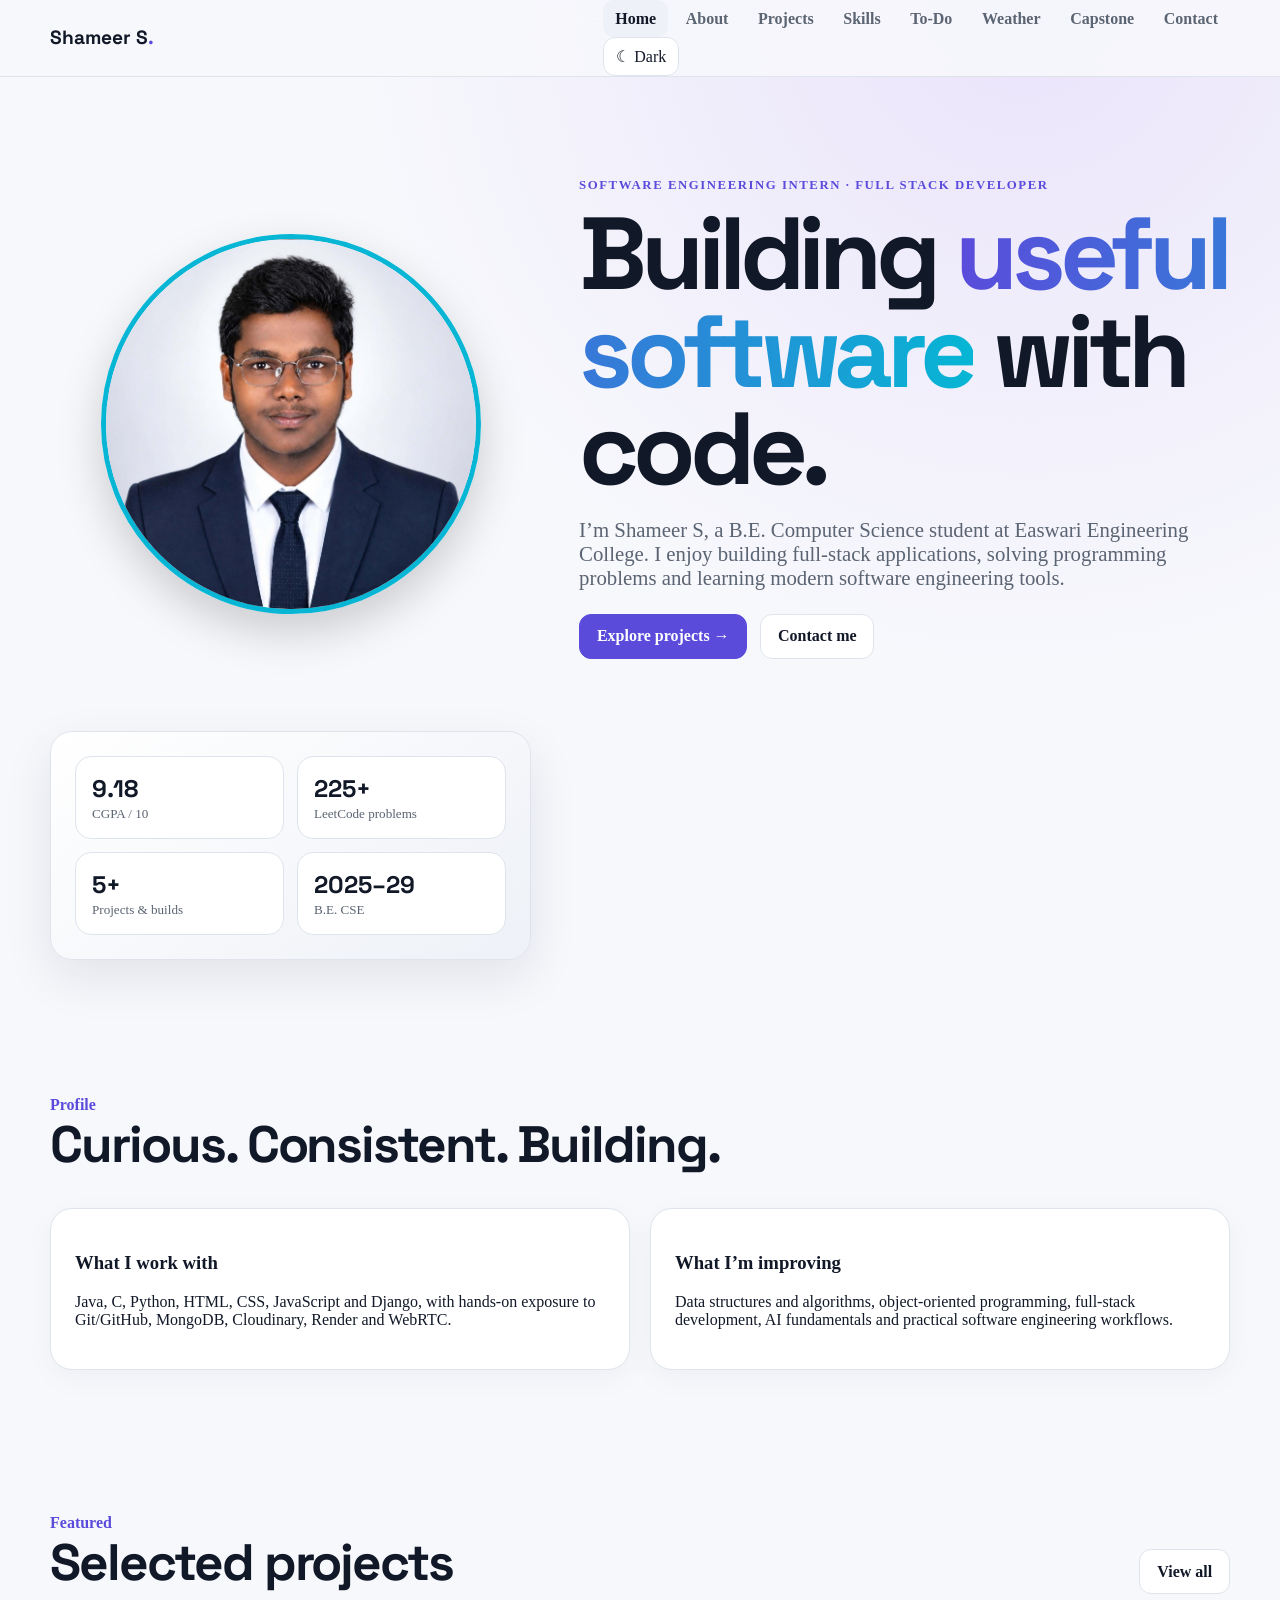
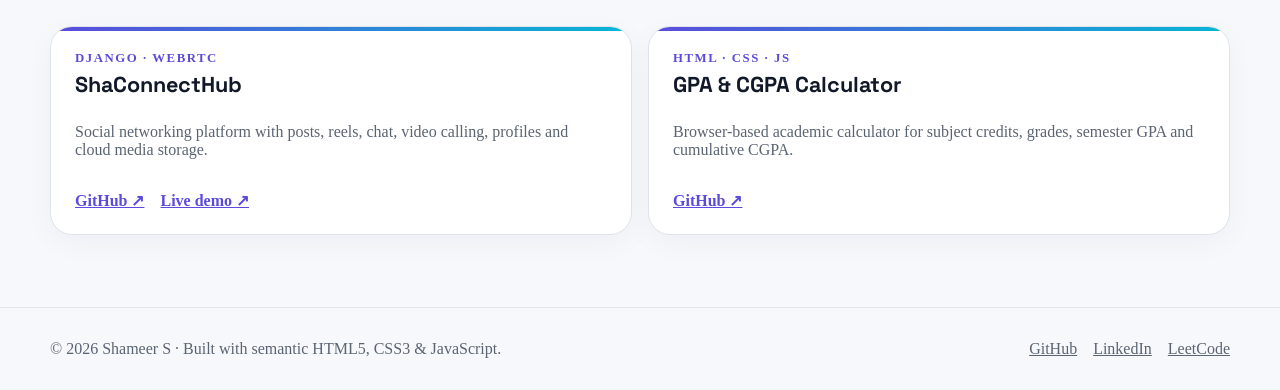
<file: index.html>
<!doctype html><html lang="en"><head><meta charset="utf-8"><meta name="viewport" content="width=device-width,initial-scale=1"><title>Shameer S | Software Engineering Portfolio</title><meta name="description" content="Portfolio of Shameer S, B.E. Computer Science student and aspiring software engineer, showcasing full-stack projects, skills, certifications and coding practice."><meta name="author" content="Shameer S"><meta name="theme-color" content="#5b4bdb"><link rel="canonical" href="https://shameer-01-sharfu.github.io/my-portfolio/"><meta property="og:title" content="Shameer S | Software Engineering Portfolio"><meta property="og:description" content="Portfolio of Shameer S, B.E. Computer Science student and aspiring software engineer, showcasing full-stack projects, skills, certifications and coding practice."><meta property="og:type" content="website"><link rel="stylesheet" href="assets/style.css"><script type="application/ld+json">{"@context":"https://schema.org","@type":"Person","name":"Shameer S","jobTitle":"Software Engineering Student","url":"https://shameer-01-sharfu.github.io/my-portfolio/","sameAs":["https://github.com/Shameer-01-sharfu","https://linkedin.com/in/shameer-s-189605381","https://leetcode.com/u/Shameer1"]}</script></head><a class="skip" href="#main-content">Skip to content</a><header class="site-header"><div class="container nav"><a class="brand" href="index.html">Shameer S<span>.</span></a><div class="nav-actions"><button class="nav-toggle" aria-controls="primary-navigation" aria-expanded="false" aria-label="Open navigation">☰</button><nav id="primary-navigation" aria-label="Primary navigation"><ul class="nav-list"><li><a href="index.html" aria-current="page">Home</a></li><li><a href="about.html">About</a></li><li><a href="projects.html">Projects</a></li><li><a href="skills.html">Skills</a></li><li><a href="todo.html">To-Do</a></li><li><a href="weather.html">Weather</a></li><li><a href="capstone.html">Capstone</a></li><li><a href="contact.html">Contact</a></li></ul></nav><button class="theme-toggle" type="button" data-theme-toggle aria-label="Switch theme">☾ Dark</button></div></div></header><main id="main-content"><section class="hero"><div class="container hero-grid"><div class="profile-photo-wrap"><img src="assets/profile.jpg" alt="Shameer S - Software Engineering Student" class="profile-photo"></div><div><p class="eyebrow">Software Engineering Intern · Full Stack Developer</p><h1>Building <span>useful software</span> with code.</h1><p class="lead">I’m Shameer S, a B.E. Computer Science student at Easwari Engineering College. I enjoy building full-stack applications, solving programming problems and learning modern software engineering tools.</p><div class="actions"><a class="btn btn-primary" href="projects.html">Explore projects →</a><a class="btn btn-secondary" href="contact.html">Contact me</a></div></div><aside class="hero-card" aria-label="Quick facts"><div class="stats"><div class="stat"><strong>9.18</strong><span>CGPA / 10</span></div><div class="stat"><strong>225+</strong><span>LeetCode problems</span></div><div class="stat"><strong>5+</strong><span>Projects & builds</span></div><div class="stat"><strong>2025–29</strong><span>B.E. CSE</span></div></div></aside></div></section><section><div class="container"><div class="section-head"><div><span class="section-kicker">Profile</span><h2>Curious. Consistent. Building.</h2></div></div><div class="about-grid"><article class="card"><h3>What I work with</h3><p>Java, C, Python, HTML, CSS, JavaScript and Django, with hands-on exposure to Git/GitHub, MongoDB, Cloudinary, Render and WebRTC.</p></article><article class="card"><h3>What I’m improving</h3><p>Data structures and algorithms, object-oriented programming, full-stack development, AI fundamentals and practical software engineering workflows.</p></article></div></div></section><section><div class="container"><div class="section-head"><div><span class="section-kicker">Featured</span><h2>Selected projects</h2></div><a class="btn btn-secondary" href="projects.html">View all</a></div><div class="projects-grid"><article class="card project"><span class="eyebrow">Django · WebRTC</span><h3>ShaConnectHub</h3><p>Social networking platform with posts, reels, chat, video calling, profiles and cloud media storage.</p><div class="links"><a href="https://github.com/Shameer-01-sharfu/ConnectHub">GitHub ↗</a><a href="https://connecthub-ek31.onrender.com">Live demo ↗</a></div></article><article class="card project"><span class="eyebrow">HTML · CSS · JS</span><h3>GPA & CGPA Calculator</h3><p>Browser-based academic calculator for subject credits, grades, semester GPA and cumulative CGPA.</p><div class="links"><a href="https://github.com/Shameer-01-sharfu/ShaCalc">GitHub ↗</a></div></article></div></div></section></main><footer class="footer"><div class="container footer-row"><span>© <span data-year>2026</span> Shameer S · Built with semantic HTML5, CSS3 & JavaScript.</span><div class="footer-links"><a href="https://github.com/Shameer-01-sharfu">GitHub</a><a href="https://linkedin.com/in/shameer-s-189605381">LinkedIn</a><a href="https://leetcode.com/u/Shameer1">LeetCode</a></div></div></footer><script src="assets/script.js"></script></body></html>
</file>
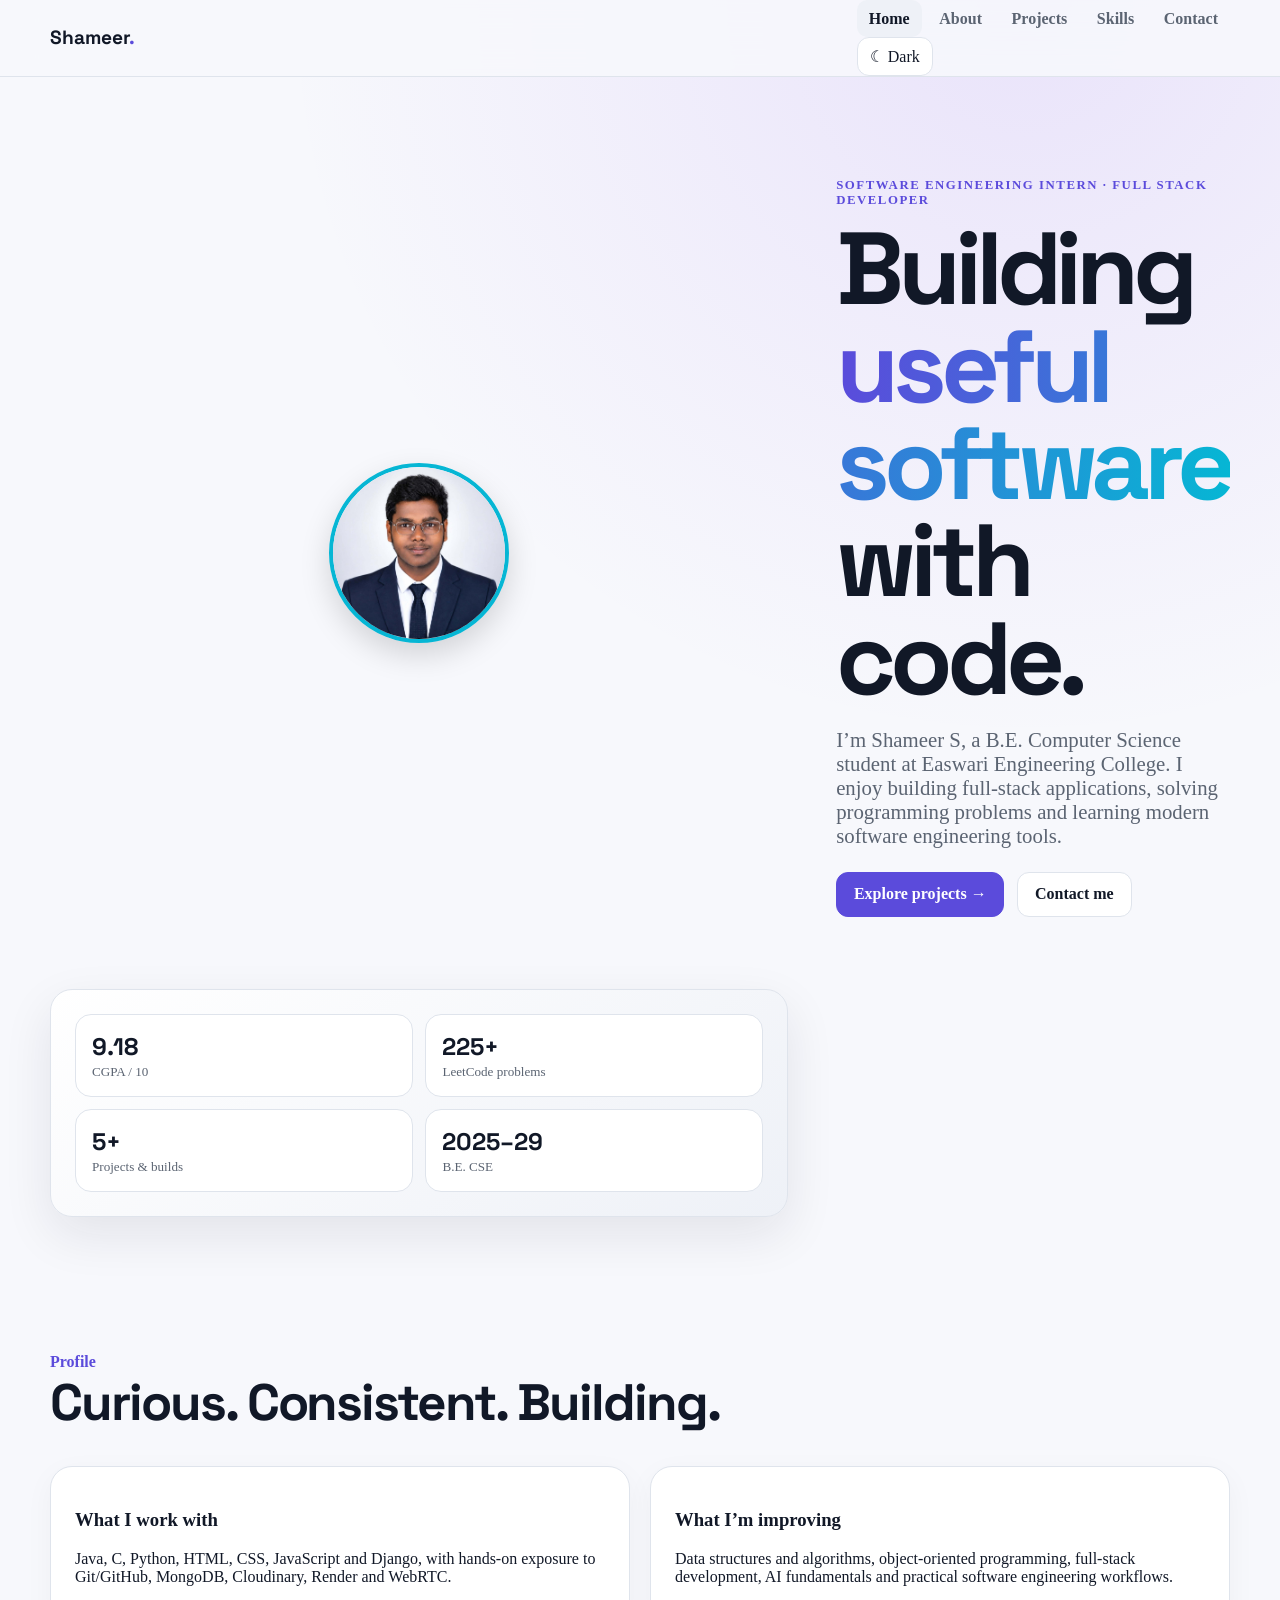
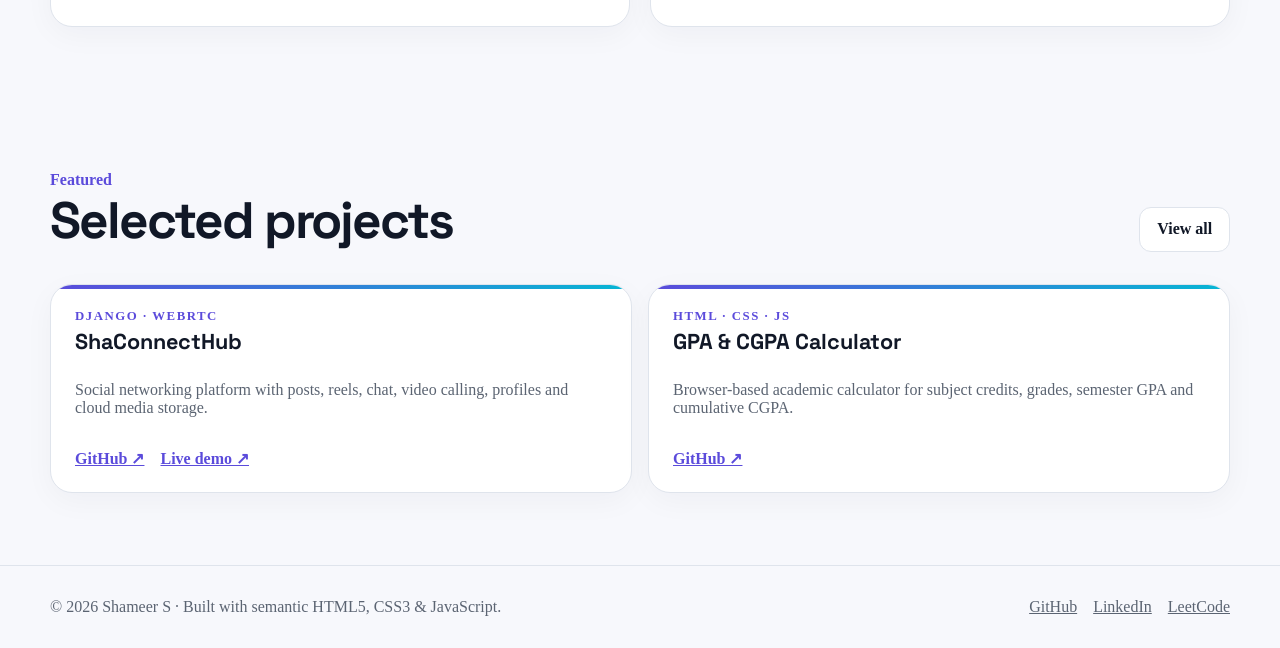
<file: portfolio_final/index.html>
<!doctype html><html lang="en"><head><meta charset="utf-8"><meta name="viewport" content="width=device-width,initial-scale=1"><title>Shameer S | Software Engineering Portfolio</title><meta name="description" content="Portfolio of Shameer S, B.E. Computer Science student and aspiring software engineer, showcasing full-stack projects, skills, certifications and coding practice."><meta name="author" content="Shameer S"><meta name="theme-color" content="#5b4bdb"><link rel="canonical" href="https://shameer-01-sharfu.github.io/my-portfolio/"><meta property="og:title" content="Shameer S | Software Engineering Portfolio"><meta property="og:description" content="Portfolio of Shameer S, B.E. Computer Science student and aspiring software engineer, showcasing full-stack projects, skills, certifications and coding practice."><meta property="og:type" content="website"><link rel="stylesheet" href="assets/style.css"><script type="application/ld+json">{"@context":"https://schema.org","@type":"Person","name":"Shameer S","jobTitle":"Software Engineering Student","url":"https://shameer-01-sharfu.github.io/my-portfolio/","sameAs":["https://github.com/Shameer-01-sharfu","https://linkedin.com/in/shameer-s-189605381","https://leetcode.com/u/Shameer1"]}</script></head><a class="skip" href="#main-content">Skip to content</a><header class="site-header"><div class="container nav"><a class="brand" href="index.html">Shameer<span>.</span></a><div class="nav-actions"><button class="nav-toggle" aria-controls="primary-navigation" aria-expanded="false" aria-label="Open navigation">☰</button><nav id="primary-navigation" aria-label="Primary navigation"><ul class="nav-list"><li><a href="index.html" aria-current="page">Home</a></li><li><a href="about.html">About</a></li><li><a href="projects.html">Projects</a></li><li><a href="skills.html">Skills</a></li><li><a href="contact.html">Contact</a></li></ul></nav><button class="theme-toggle" type="button" data-theme-toggle aria-label="Switch theme">☾ Dark</button></div></div></header><main id="main-content"><section class="hero"><div class="container hero-grid"><div class="profile-photo-wrap"><img src="assets/profile.jpg" alt="Shameer S - Software Engineering Student" class="profile-photo"></div><div><p class="eyebrow">Software Engineering Intern · Full Stack Developer</p><h1>Building <span>useful software</span> with code.</h1><p class="lead">I’m Shameer S, a B.E. Computer Science student at Easwari Engineering College. I enjoy building full-stack applications, solving programming problems and learning modern software engineering tools.</p><div class="actions"><a class="btn btn-primary" href="projects.html">Explore projects →</a><a class="btn btn-secondary" href="contact.html">Contact me</a></div></div><aside class="hero-card" aria-label="Quick facts"><div class="stats"><div class="stat"><strong>9.18</strong><span>CGPA / 10</span></div><div class="stat"><strong>225+</strong><span>LeetCode problems</span></div><div class="stat"><strong>5+</strong><span>Projects & builds</span></div><div class="stat"><strong>2025–29</strong><span>B.E. CSE</span></div></div></aside></div></section><section><div class="container"><div class="section-head"><div><span class="section-kicker">Profile</span><h2>Curious. Consistent. Building.</h2></div></div><div class="about-grid"><article class="card"><h3>What I work with</h3><p>Java, C, Python, HTML, CSS, JavaScript and Django, with hands-on exposure to Git/GitHub, MongoDB, Cloudinary, Render and WebRTC.</p></article><article class="card"><h3>What I’m improving</h3><p>Data structures and algorithms, object-oriented programming, full-stack development, AI fundamentals and practical software engineering workflows.</p></article></div></div></section><section><div class="container"><div class="section-head"><div><span class="section-kicker">Featured</span><h2>Selected projects</h2></div><a class="btn btn-secondary" href="projects.html">View all</a></div><div class="projects-grid"><article class="card project"><span class="eyebrow">Django · WebRTC</span><h3>ShaConnectHub</h3><p>Social networking platform with posts, reels, chat, video calling, profiles and cloud media storage.</p><div class="links"><a href="https://github.com/Shameer-01-sharfu/ConnectHub">GitHub ↗</a><a href="https://connecthub-ek31.onrender.com">Live demo ↗</a></div></article><article class="card project"><span class="eyebrow">HTML · CSS · JS</span><h3>GPA & CGPA Calculator</h3><p>Browser-based academic calculator for subject credits, grades, semester GPA and cumulative CGPA.</p><div class="links"><a href="https://github.com/Shameer-01-sharfu/ShaCalc">GitHub ↗</a></div></article></div></div></section></main><footer class="footer"><div class="container footer-row"><span>© <span data-year>2026</span> Shameer S · Built with semantic HTML5, CSS3 & JavaScript.</span><div class="footer-links"><a href="https://github.com/Shameer-01-sharfu">GitHub</a><a href="https://linkedin.com/in/shameer-s-189605381">LinkedIn</a><a href="https://leetcode.com/u/Shameer1">LeetCode</a></div></div></footer><script src="assets/script.js"></script></body></html>
</file>
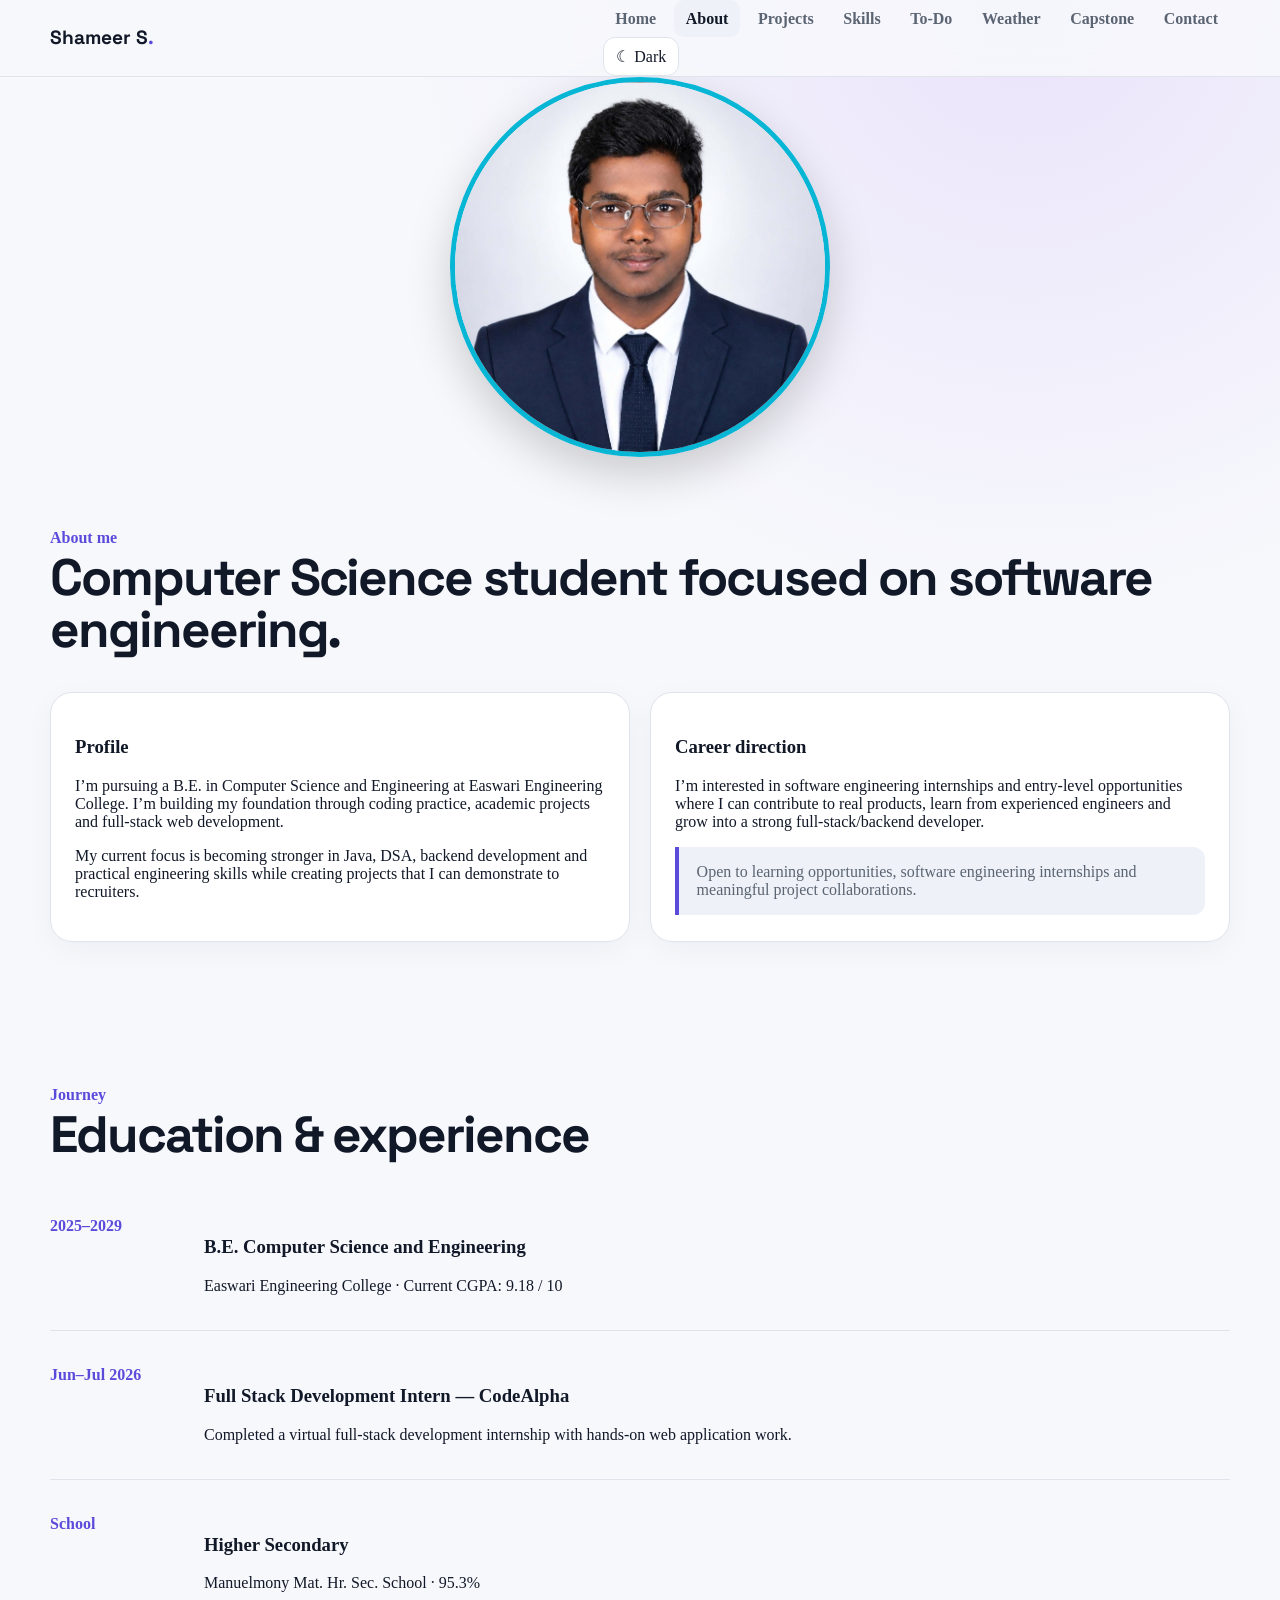
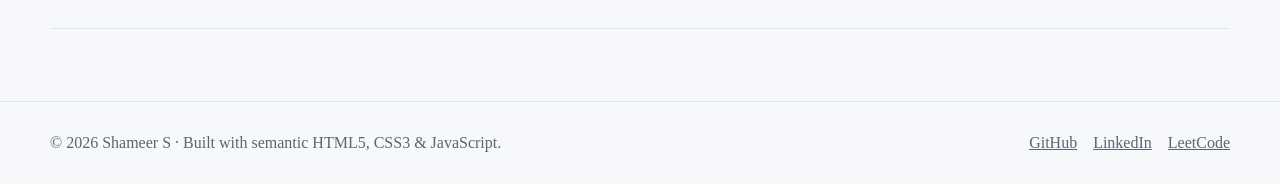
<file: about.html>
<!doctype html><html lang="en"><head><meta charset="utf-8"><meta name="viewport" content="width=device-width,initial-scale=1"><title>About | Shameer S</title><meta name="description" content="About Shameer S, his education, experience and software engineering interests."><meta name="author" content="Shameer S"><meta name="theme-color" content="#5b4bdb"><link rel="canonical" href="https://shameer-01-sharfu.github.io/my-portfolio/"><meta property="og:title" content="About | Shameer S"><meta property="og:description" content="About Shameer S, his education, experience and software engineering interests."><meta property="og:type" content="website"><link rel="stylesheet" href="assets/style.css"><script type="application/ld+json">{"@context":"https://schema.org","@type":"Person","name":"Shameer S","jobTitle":"Software Engineering Student","url":"https://shameer-01-sharfu.github.io/my-portfolio/","sameAs":["https://github.com/Shameer-01-sharfu","https://linkedin.com/in/shameer-s-189605381","https://leetcode.com/u/Shameer1"]}</script></head><a class="skip" href="#main-content">Skip to content</a><header class="site-header"><div class="container nav"><a class="brand" href="index.html">Shameer S<span>.</span></a><div class="nav-actions"><button class="nav-toggle" aria-controls="primary-navigation" aria-expanded="false" aria-label="Open navigation">☰</button><nav id="primary-navigation" aria-label="Primary navigation"><ul class="nav-list"><li><a href="index.html">Home</a></li><li><a href="about.html" aria-current="page">About</a></li><li><a href="projects.html">Projects</a></li><li><a href="skills.html">Skills</a></li><li><a href="todo.html">To-Do</a></li><li><a href="weather.html">Weather</a></li><li><a href="capstone.html">Capstone</a></li><li><a href="contact.html">Contact</a></li></ul></nav><button class="theme-toggle" type="button" data-theme-toggle aria-label="Switch theme">☾ Dark</button></div></div></header><main id="main-content"><div class="profile-photo-wrap"><img src="assets/profile.jpg" alt="Shameer S - Software Engineering Student" class="profile-photo"></div><section><div class="container"><div class="section-head"><div><span class="section-kicker">About me</span><h2>Computer Science student focused on software engineering.</h2></div></div><div class="about-grid"><article class="card"><h3>Profile</h3><p>I’m pursuing a B.E. in Computer Science and Engineering at Easwari Engineering College. I’m building my foundation through coding practice, academic projects and full-stack web development.</p><p>My current focus is becoming stronger in Java, DSA, backend development and practical engineering skills while creating projects that I can demonstrate to recruiters.</p></article><article class="card"><h3>Career direction</h3><p>I’m interested in software engineering internships and entry-level opportunities where I can contribute to real products, learn from experienced engineers and grow into a strong full-stack/backend developer.</p><div class="note">Open to learning opportunities, software engineering internships and meaningful project collaborations.</div></article></div></div></section><section><div class="container"><div class="section-head"><div><span class="section-kicker">Journey</span><h2>Education & experience</h2></div></div><div class="timeline"><article class="timeline-item"><time>2025–2029</time><div><h3>B.E. Computer Science and Engineering</h3><p>Easwari Engineering College · Current CGPA: 9.18 / 10</p></div></article><article class="timeline-item"><time>Jun–Jul 2026</time><div><h3>Full Stack Development Intern — CodeAlpha</h3><p>Completed a virtual full-stack development internship with hands-on web application work.</p></div></article><article class="timeline-item"><time>School</time><div><h3>Higher Secondary</h3><p>Manuelmony Mat. Hr. Sec. School · 95.3%</p></div></article></div></div></section></main><footer class="footer"><div class="container footer-row"><span>© <span data-year>2026</span> Shameer S · Built with semantic HTML5, CSS3 & JavaScript.</span><div class="footer-links"><a href="https://github.com/Shameer-01-sharfu">GitHub</a><a href="https://linkedin.com/in/shameer-s-189605381">LinkedIn</a><a href="https://leetcode.com/u/Shameer1">LeetCode</a></div></div></footer><script src="assets/script.js"></script></body></html>
</file>
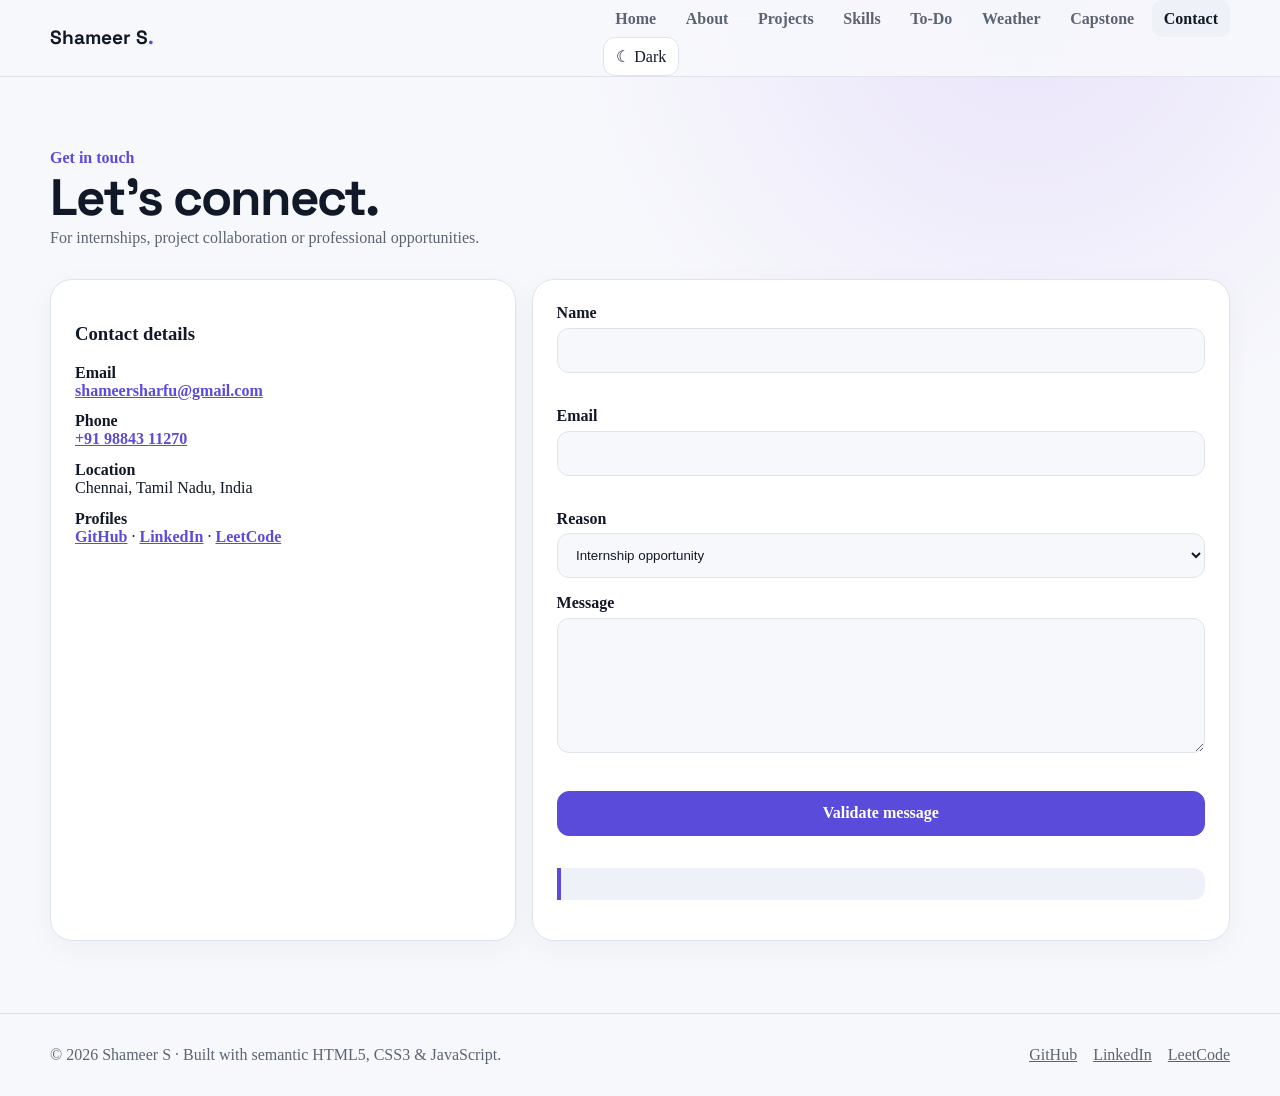
<file: contact.html>
<!doctype html><html lang="en"><head><meta charset="utf-8"><meta name="viewport" content="width=device-width,initial-scale=1"><title>Contact | Shameer S</title><meta name="description" content="Contact Shameer S for software engineering internships, project collaboration or professional opportunities."><meta name="author" content="Shameer S"><meta name="theme-color" content="#5b4bdb"><link rel="canonical" href="https://shameer-01-sharfu.github.io/my-portfolio/"><meta property="og:title" content="Contact | Shameer S"><meta property="og:description" content="Contact Shameer S for software engineering internships, project collaboration or professional opportunities."><meta property="og:type" content="website"><link rel="stylesheet" href="assets/style.css"><script type="application/ld+json">{"@context":"https://schema.org","@type":"Person","name":"Shameer S","jobTitle":"Software Engineering Student","url":"https://shameer-01-sharfu.github.io/my-portfolio/","sameAs":["https://github.com/Shameer-01-sharfu","https://linkedin.com/in/shameer-s-189605381","https://leetcode.com/u/Shameer1"]}</script></head><a class="skip" href="#main-content">Skip to content</a><header class="site-header"><div class="container nav"><a class="brand" href="index.html">Shameer S<span>.</span></a><div class="nav-actions"><button class="nav-toggle" aria-controls="primary-navigation" aria-expanded="false" aria-label="Open navigation">☰</button><nav id="primary-navigation" aria-label="Primary navigation"><ul class="nav-list"><li><a href="index.html">Home</a></li><li><a href="about.html">About</a></li><li><a href="projects.html">Projects</a></li><li><a href="skills.html">Skills</a></li><li><a href="todo.html">To-Do</a></li><li><a href="weather.html">Weather</a></li><li><a href="capstone.html">Capstone</a></li><li><a href="contact.html" aria-current="page">Contact</a></li></ul></nav><button class="theme-toggle" type="button" data-theme-toggle aria-label="Switch theme">☾ Dark</button></div></div></header><main id="main-content"><section><div class="container"><div class="section-head"><div><span class="section-kicker">Get in touch</span><h2>Let’s connect.</h2><p>For internships, project collaboration or professional opportunities.</p></div></div><div class="contact-grid"><aside class="card"><h3>Contact details</h3><ul class="contact-list"><li><strong>Email</strong><br><a href="mailto:shameersharfu@gmail.com">shameersharfu@gmail.com</a></li><li><strong>Phone</strong><br><a href="tel:+919884311270">+91 98843 11270</a></li><li><strong>Location</strong><br>Chennai, Tamil Nadu, India</li><li><strong>Profiles</strong><br><a href="https://github.com/Shameer-01-sharfu">GitHub</a> · <a href="https://linkedin.com/in/shameer-s-189605381">LinkedIn</a> · <a href="https://leetcode.com/u/Shameer1">LeetCode</a></li></ul></aside><div class="card"><form id="contact-form" class="form" novalidate><div class="field"><label for="name">Name</label><input id="name" name="name" type="text" autocomplete="name" required aria-describedby="name-error"><div class="error" id="name-error" aria-live="polite"></div></div><div class="field"><label for="email">Email</label><input id="email" name="email" type="email" autocomplete="email" required aria-describedby="email-error"><div class="error" id="email-error" aria-live="polite"></div></div><div class="field"><label for="reason">Reason</label><select id="reason" name="reason"><option>Internship opportunity</option><option>Project collaboration</option><option>Other</option></select></div><div class="field"><label for="message">Message</label><textarea id="message" name="message" rows="6" minlength="10" required aria-describedby="message-error"></textarea><div class="error" id="message-error" aria-live="polite"></div></div><button class="btn btn-primary" type="submit">Validate message</button><p id="form-status" class="note" role="status" aria-live="polite"></p></form></div></div></div></section></main><footer class="footer"><div class="container footer-row"><span>© <span data-year>2026</span> Shameer S · Built with semantic HTML5, CSS3 & JavaScript.</span><div class="footer-links"><a href="https://github.com/Shameer-01-sharfu">GitHub</a><a href="https://linkedin.com/in/shameer-s-189605381">LinkedIn</a><a href="https://leetcode.com/u/Shameer1">LeetCode</a></div></div></footer><script src="assets/script.js"></script></body></html>
</file>
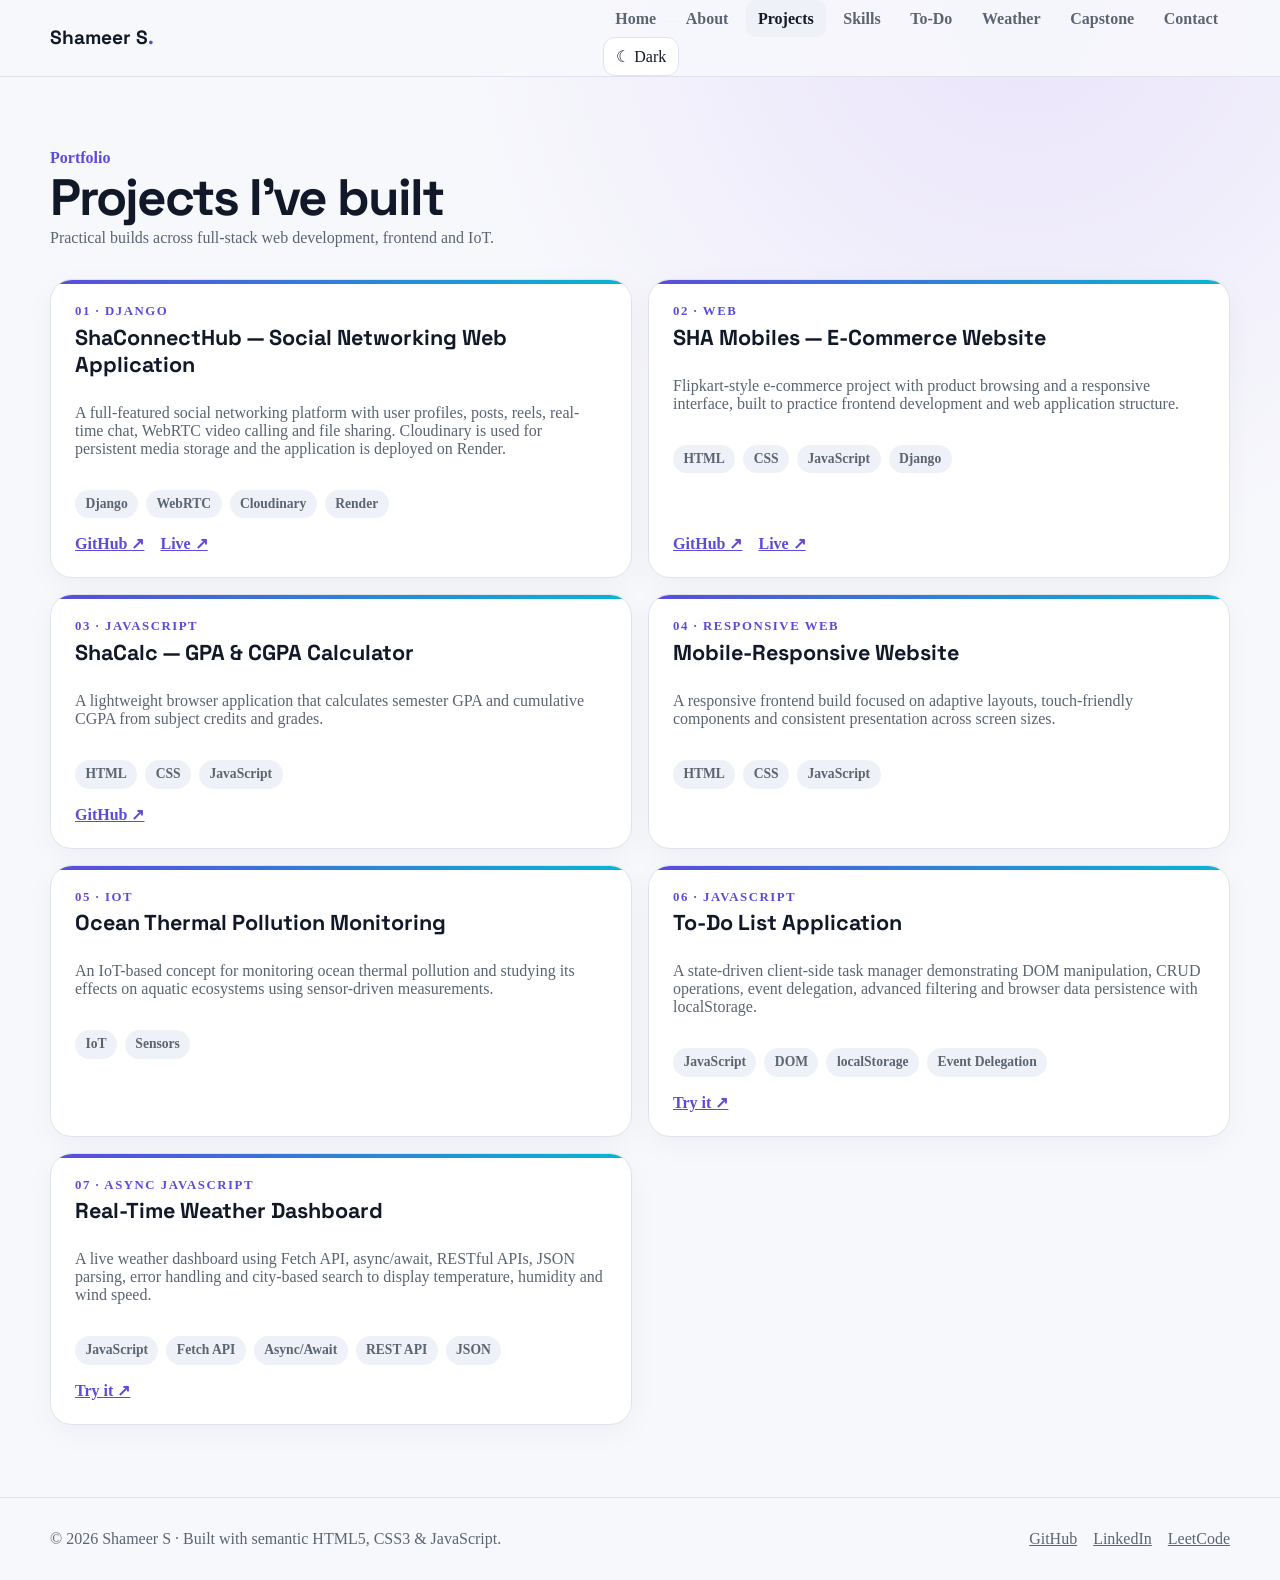
<file: projects.html>
<!doctype html><html lang="en"><head><meta charset="utf-8"><meta name="viewport" content="width=device-width,initial-scale=1"><title>Projects | Shameer S</title><meta name="description" content="Projects by Shameer S including Django, JavaScript, responsive web, calculator and IoT projects."><meta name="author" content="Shameer S"><meta name="theme-color" content="#5b4bdb"><link rel="canonical" href="https://shameer-01-sharfu.github.io/my-portfolio/"><meta property="og:title" content="Projects | Shameer S"><meta property="og:description" content="Projects by Shameer S including Django, JavaScript, responsive web, calculator and IoT projects."><meta property="og:type" content="website"><link rel="stylesheet" href="assets/style.css"><script type="application/ld+json">{"@context":"https://schema.org","@type":"Person","name":"Shameer S","jobTitle":"Software Engineering Student","url":"https://shameer-01-sharfu.github.io/my-portfolio/","sameAs":["https://github.com/Shameer-01-sharfu","https://linkedin.com/in/shameer-s-189605381","https://leetcode.com/u/Shameer1"]}</script></head><a class="skip" href="#main-content">Skip to content</a><header class="site-header"><div class="container nav"><a class="brand" href="index.html">Shameer S<span>.</span></a><div class="nav-actions"><button class="nav-toggle" aria-controls="primary-navigation" aria-expanded="false" aria-label="Open navigation">☰</button><nav id="primary-navigation" aria-label="Primary navigation"><ul class="nav-list"><li><a href="index.html">Home</a></li><li><a href="about.html">About</a></li><li><a href="projects.html" aria-current="page">Projects</a></li><li><a href="skills.html">Skills</a></li><li><a href="todo.html">To-Do</a></li><li><a href="weather.html">Weather</a></li><li><a href="capstone.html">Capstone</a></li><li><a href="contact.html">Contact</a></li></ul></nav><button class="theme-toggle" type="button" data-theme-toggle aria-label="Switch theme">☾ Dark</button></div></div></header><main id="main-content"><section><div class="container"><div class="section-head"><div><span class="section-kicker">Portfolio</span><h2>Projects I’ve built</h2><p>Practical builds across full-stack web development, frontend and IoT.</p></div></div><div class="projects-grid"><article class="card project"><span class="eyebrow">01 · Django</span><h3>ShaConnectHub — Social Networking Web Application</h3><p>A full-featured social networking platform with user profiles, posts, reels, real-time chat, WebRTC video calling and file sharing. Cloudinary is used for persistent media storage and the application is deployed on Render.</p><ul class="chips"><li>Django</li><li>WebRTC</li><li>Cloudinary</li><li>Render</li></ul><div class="links"><a href="https://github.com/Shameer-01-sharfu/ConnectHub">GitHub ↗</a><a href="https://connecthub-ek31.onrender.com">Live ↗</a></div></article><article class="card project"><span class="eyebrow">02 · Web</span><h3>SHA Mobiles — E-Commerce Website</h3><p>Flipkart-style e-commerce project with product browsing and a responsive interface, built to practice frontend development and web application structure.</p><ul class="chips"><li>HTML</li><li>CSS</li><li>JavaScript</li><li>Django</li></ul><div class="links"><a href="https://github.com/Shameer-01-sharfu/sha-sha-mobiles">GitHub ↗</a><a href="https://sha-sha-mobiles.onrender.com">Live ↗</a></div></article><article class="card project"><span class="eyebrow">03 · JavaScript</span><h3>ShaCalc — GPA & CGPA Calculator</h3><p>A lightweight browser application that calculates semester GPA and cumulative CGPA from subject credits and grades.</p><ul class="chips"><li>HTML</li><li>CSS</li><li>JavaScript</li></ul><div class="links"><a href="https://github.com/Shameer-01-sharfu/ShaCalc">GitHub ↗</a></div></article><article class="card project"><span class="eyebrow">04 · Responsive Web</span><h3>Mobile-Responsive Website</h3><p>A responsive frontend build focused on adaptive layouts, touch-friendly components and consistent presentation across screen sizes.</p><ul class="chips"><li>HTML</li><li>CSS</li><li>JavaScript</li></ul></article><article class="card project"><span class="eyebrow">05 · IoT</span><h3>Ocean Thermal Pollution Monitoring</h3><p>An IoT-based concept for monitoring ocean thermal pollution and studying its effects on aquatic ecosystems using sensor-driven measurements.</p><ul class="chips"><li>IoT</li><li>Sensors</li></ul></article><article class="card project"><span class="eyebrow">06 · JavaScript</span><h3>To-Do List Application</h3><p>A state-driven client-side task manager demonstrating DOM manipulation, CRUD operations, event delegation, advanced filtering and browser data persistence with localStorage.</p><ul class="chips"><li>JavaScript</li><li>DOM</li><li>localStorage</li><li>Event Delegation</li></ul><div class="links"><a href="todo.html">Try it ↗</a></div></article><article class="card project"><span class="eyebrow">07 · Async JavaScript</span><h3>Real-Time Weather Dashboard</h3><p>A live weather dashboard using Fetch API, async/await, RESTful APIs, JSON parsing, error handling and city-based search to display temperature, humidity and wind speed.</p><ul class="chips"><li>JavaScript</li><li>Fetch API</li><li>Async/Await</li><li>REST API</li><li>JSON</li></ul><div class="links"><a href="weather.html">Try it ↗</a></div></article></div></div></section></main><footer class="footer"><div class="container footer-row"><span>© <span data-year>2026</span> Shameer S · Built with semantic HTML5, CSS3 & JavaScript.</span><div class="footer-links"><a href="https://github.com/Shameer-01-sharfu">GitHub</a><a href="https://linkedin.com/in/shameer-s-189605381">LinkedIn</a><a href="https://leetcode.com/u/Shameer1">LeetCode</a></div></div></footer><script src="assets/script.js"></script></body></html>
</file>
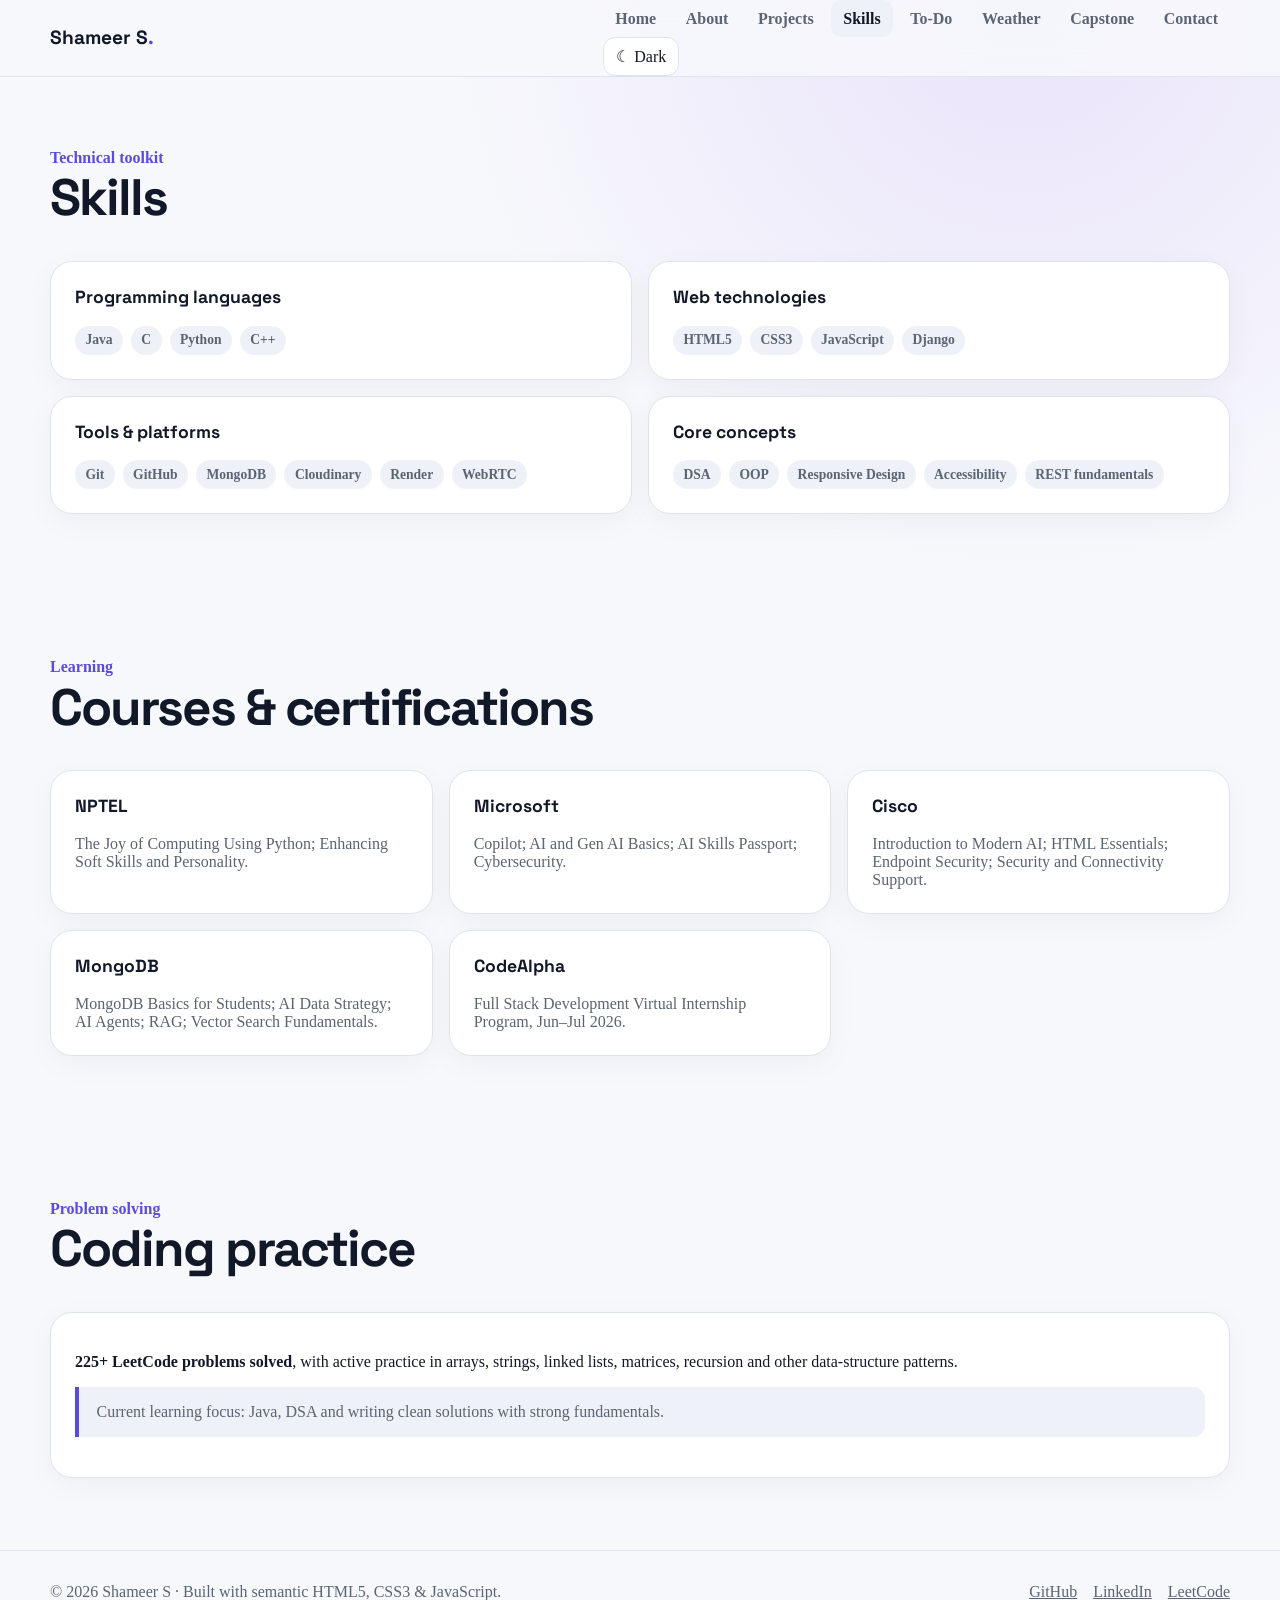
<file: skills.html>
<!doctype html><html lang="en"><head><meta charset="utf-8"><meta name="viewport" content="width=device-width,initial-scale=1"><title>Skills & Certifications | Shameer S</title><meta name="description" content="Technical skills, tools, certifications and coding achievements of Shameer S."><meta name="author" content="Shameer S"><meta name="theme-color" content="#5b4bdb"><link rel="canonical" href="https://shameer-01-sharfu.github.io/my-portfolio/"><meta property="og:title" content="Skills & Certifications | Shameer S"><meta property="og:description" content="Technical skills, tools, certifications and coding achievements of Shameer S."><meta property="og:type" content="website"><link rel="stylesheet" href="assets/style.css"><script type="application/ld+json">{"@context":"https://schema.org","@type":"Person","name":"Shameer S","jobTitle":"Software Engineering Student","url":"https://shameer-01-sharfu.github.io/my-portfolio/","sameAs":["https://github.com/Shameer-01-sharfu","https://linkedin.com/in/shameer-s-189605381","https://leetcode.com/u/Shameer1"]}</script></head><a class="skip" href="#main-content">Skip to content</a><header class="site-header"><div class="container nav"><a class="brand" href="index.html">Shameer S<span>.</span></a><div class="nav-actions"><button class="nav-toggle" aria-controls="primary-navigation" aria-expanded="false" aria-label="Open navigation">☰</button><nav id="primary-navigation" aria-label="Primary navigation"><ul class="nav-list"><li><a href="index.html">Home</a></li><li><a href="about.html">About</a></li><li><a href="projects.html">Projects</a></li><li><a href="skills.html" aria-current="page">Skills</a></li><li><a href="todo.html">To-Do</a></li><li><a href="weather.html">Weather</a></li><li><a href="capstone.html">Capstone</a></li><li><a href="contact.html">Contact</a></li></ul></nav><button class="theme-toggle" type="button" data-theme-toggle aria-label="Switch theme">☾ Dark</button></div></div></header><main id="main-content"><section><div class="container"><div class="section-head"><div><span class="section-kicker">Technical toolkit</span><h2>Skills</h2></div></div><div class="skill-grid"><article class="card skill"><h3>Programming languages</h3><ul class="chips"><li>Java</li><li>C</li><li>Python</li><li>C++</li></ul></article><article class="card skill"><h3>Web technologies</h3><ul class="chips"><li>HTML5</li><li>CSS3</li><li>JavaScript</li><li>Django</li></ul></article><article class="card skill"><h3>Tools & platforms</h3><ul class="chips"><li>Git</li><li>GitHub</li><li>MongoDB</li><li>Cloudinary</li><li>Render</li><li>WebRTC</li></ul></article><article class="card skill"><h3>Core concepts</h3><ul class="chips"><li>DSA</li><li>OOP</li><li>Responsive Design</li><li>Accessibility</li><li>REST fundamentals</li></ul></article></div></div></section><section><div class="container"><div class="section-head"><div><span class="section-kicker">Learning</span><h2>Courses & certifications</h2></div></div><div class="cert-grid"><article class="card cert"><h3>NPTEL</h3><p>The Joy of Computing Using Python; Enhancing Soft Skills and Personality.</p></article><article class="card cert"><h3>Microsoft</h3><p>Copilot; AI and Gen AI Basics; AI Skills Passport; Cybersecurity.</p></article><article class="card cert"><h3>Cisco</h3><p>Introduction to Modern AI; HTML Essentials; Endpoint Security; Security and Connectivity Support.</p></article><article class="card cert"><h3>MongoDB</h3><p>MongoDB Basics for Students; AI Data Strategy; AI Agents; RAG; Vector Search Fundamentals.</p></article><article class="card cert"><h3>CodeAlpha</h3><p>Full Stack Development Virtual Internship Program, Jun–Jul 2026.</p></article></div></div></section><section><div class="container"><div class="section-head"><div><span class="section-kicker">Problem solving</span><h2>Coding practice</h2></div></div><div class="card"><p><strong>225+ LeetCode problems solved</strong>, with active practice in arrays, strings, linked lists, matrices, recursion and other data-structure patterns.</p><p class="note">Current learning focus: Java, DSA and writing clean solutions with strong fundamentals.</p></div></div></section></main><footer class="footer"><div class="container footer-row"><span>© <span data-year>2026</span> Shameer S · Built with semantic HTML5, CSS3 & JavaScript.</span><div class="footer-links"><a href="https://github.com/Shameer-01-sharfu">GitHub</a><a href="https://linkedin.com/in/shameer-s-189605381">LinkedIn</a><a href="https://leetcode.com/u/Shameer1">LeetCode</a></div></div></footer><script src="assets/script.js"></script></body></html>
</file>
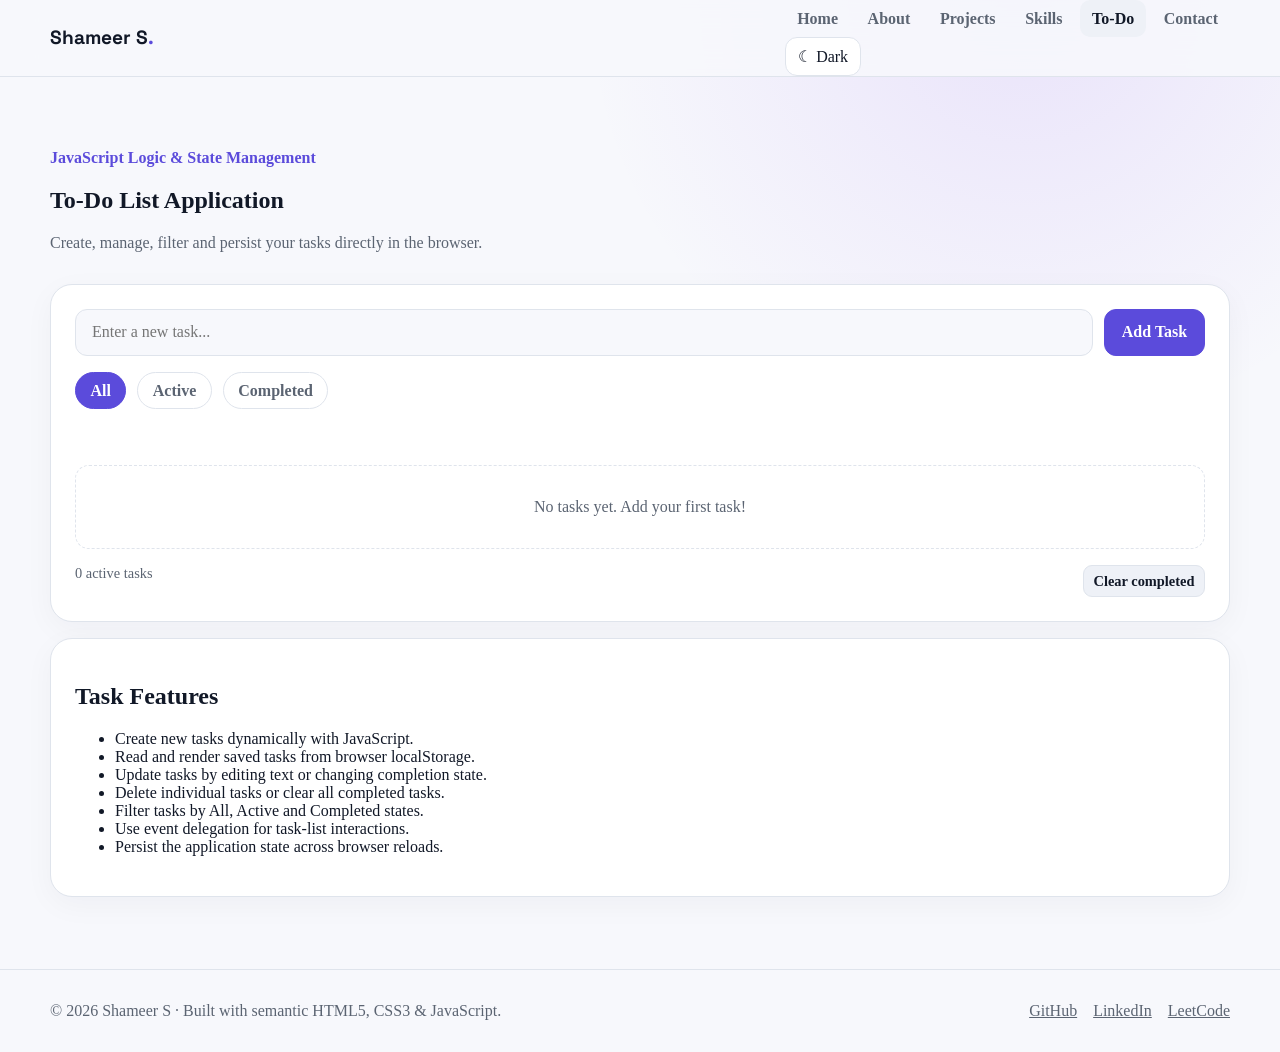
<file: todo.html>
<!doctype html>
<html lang="en">
<head>
<meta charset="utf-8">
<meta name="viewport" content="width=device-width,initial-scale=1">
<title>To-Do List | Shameer S</title>
<meta name="description" content="Interactive JavaScript To-Do List demonstrating CRUD, localStorage, filtering, DOM manipulation and event delegation.">
<meta name="author" content="Shameer S">
<meta name="theme-color" content="#5b4bdb">
<link rel="stylesheet" href="assets/style.css">
</head>
<body>
<a class="skip" href="#main-content">Skip to content</a>
<header class="site-header">
<div class="container nav">
<a class="brand" href="index.html">Shameer S<span>.</span></a>
<div class="nav-actions">
<button class="nav-toggle" aria-controls="primary-navigation" aria-expanded="false" aria-label="Open navigation">☰</button>
<nav id="primary-navigation" aria-label="Primary navigation">
<ul class="nav-list">
<li><a href="index.html">Home</a></li>
<li><a href="about.html">About</a></li>
<li><a href="projects.html">Projects</a></li>
<li><a href="skills.html">Skills</a></li>
<li><a href="todo.html" aria-current="page">To-Do</a></li>
<li><a href="contact.html">Contact</a></li>
</ul>
</nav>
<button class="theme-toggle" type="button" data-theme-toggle aria-label="Switch theme">☾ Dark</button>
</div>
</div>
</header>

<main id="main-content">
<section>
<div class="container">
<div class="section-head">
<div>
<span class="section-kicker">JavaScript Logic & State Management</span>
<h1>To-Do List Application</h1>
<p>Create, manage, filter and persist your tasks directly in the browser.</p>
</div>
</div>

<div class="card">
<form id="todo-form" class="todo-form">
<label class="skip" for="todo-input">New task</label>
<input id="todo-input" type="text" maxlength="200" placeholder="Enter a new task..." autocomplete="off" required>
<button class="btn btn-primary" type="submit">Add Task</button>
</form>

<div class="todo-toolbar" role="group" aria-label="Task filters">
<button class="filter-btn active" type="button" data-filter="all" aria-pressed="true">All</button>
<button class="filter-btn" type="button" data-filter="active" aria-pressed="false">Active</button>
<button class="filter-btn" type="button" data-filter="completed" aria-pressed="false">Completed</button>
</div>

<p id="todo-status" class="todo-status" role="status" aria-live="polite"></p>

<ul id="todo-list" class="todo-list" aria-label="Task list"></ul>

<div class="todo-meta">
<span id="todo-count">0 tasks</span>
<button id="clear-completed" class="todo-action" type="button">Clear completed</button>
</div>
</div>

<div class="card" style="margin-top:1rem">
<h2>Task Features</h2>
<ul>
<li>Create new tasks dynamically with JavaScript.</li>
<li>Read and render saved tasks from browser localStorage.</li>
<li>Update tasks by editing text or changing completion state.</li>
<li>Delete individual tasks or clear all completed tasks.</li>
<li>Filter tasks by All, Active and Completed states.</li>
<li>Use event delegation for task-list interactions.</li>
<li>Persist the application state across browser reloads.</li>
</ul>
</div>
</div>
</section>
</main>

<footer class="footer">
<div class="container footer-row">
<span>© <span data-year>2026</span> Shameer S · Built with semantic HTML5, CSS3 & JavaScript.</span>
<div class="footer-links">
<a href="https://github.com/Shameer-01-sharfu">GitHub</a>
<a href="https://linkedin.com/in/shameer-s-189605381">LinkedIn</a>
<a href="https://leetcode.com/u/Shameer1">LeetCode</a>
</div>
</div>
</footer>
<script src="assets/script.js"></script>
<script src="assets/todo.js"></script>
</body>
</html>
</file>
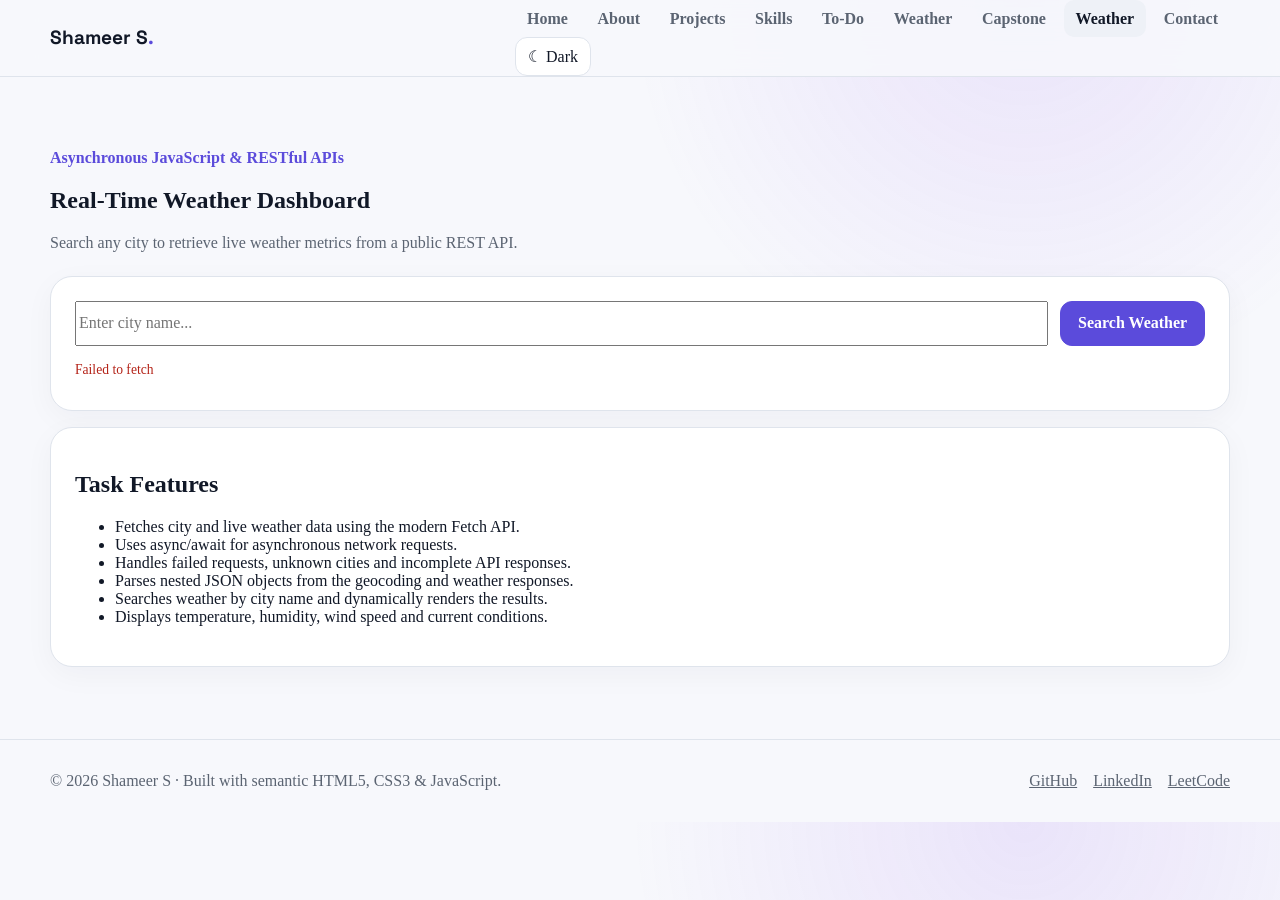
<file: weather.html>
<!doctype html>
<html lang="en">
<head>
<meta charset="utf-8">
<meta name="viewport" content="width=device-width,initial-scale=1">
<title>Weather Dashboard | Shameer S</title>
<meta name="description" content="Real-time weather dashboard using asynchronous JavaScript, Fetch API, async/await and a public REST API.">
<meta name="author" content="Shameer S">
<meta name="theme-color" content="#5b4bdb">
<link rel="stylesheet" href="assets/style.css">
<link rel="stylesheet" href="assets/weather.css">
</head>
<body class="weather-page">
<a class="skip" href="#main-content">Skip to content</a>
<header class="site-header"><div class="container nav">
<a class="brand" href="index.html">Shameer S<span>.</span></a>
<div class="nav-actions">
<button class="nav-toggle" aria-controls="primary-navigation" aria-expanded="false" aria-label="Open navigation">☰</button>
<nav id="primary-navigation" aria-label="Primary navigation"><ul class="nav-list">
<li><a href="index.html">Home</a></li><li><a href="about.html">About</a></li><li><a href="projects.html">Projects</a></li><li><a href="skills.html">Skills</a></li><li><a href="todo.html">To-Do</a></li><li><a href="weather.html">Weather</a></li><li><a href="capstone.html">Capstone</a></li><li><a href="weather.html" aria-current="page">Weather</a></li><li><a href="contact.html">Contact</a></li>
</ul></nav>
<button class="theme-toggle" type="button" data-theme-toggle aria-label="Switch theme">☾ Dark</button>
</div></div></header>
<main id="main-content"><section><div class="container">
<div class="section-head"><div><span class="section-kicker">Asynchronous JavaScript & RESTful APIs</span><h1>Real-Time Weather Dashboard</h1><p>Search any city to retrieve live weather metrics from a public REST API.</p></div></div>
<div class="card">
<form id="weather-form" class="weather-search" role="search">
<label class="skip" for="city-input">City name</label>
<input id="city-input" name="city" type="search" placeholder="Enter city name..." autocomplete="off" required>
<button class="btn btn-primary" type="submit">Search Weather</button>
</form>
<p id="weather-status" class="weather-status" role="status" aria-live="polite"></p>
<div id="weather-result" aria-live="polite"><div class="weather-empty">Loading Chennai weather...</div></div>
</div>
<div class="card" style="margin-top:1rem"><h2>Task Features</h2><ul>
<li>Fetches city and live weather data using the modern Fetch API.</li>
<li>Uses async/await for asynchronous network requests.</li>
<li>Handles failed requests, unknown cities and incomplete API responses.</li>
<li>Parses nested JSON objects from the geocoding and weather responses.</li>
<li>Searches weather by city name and dynamically renders the results.</li>
<li>Displays temperature, humidity, wind speed and current conditions.</li>
</ul></div>
</div></section></main>
<footer class="footer"><div class="container footer-row">
<span>© <span data-year>2026</span> Shameer S · Built with semantic HTML5, CSS3 & JavaScript.</span>
<div class="footer-links"><a href="https://github.com/Shameer-01-sharfu">GitHub</a><a href="https://linkedin.com/in/shameer-s-189605381">LinkedIn</a><a href="https://leetcode.com/u/Shameer1">LeetCode</a></div>
</div></footer>
<script src="assets/script.js"></script><script src="assets/weather.js"></script>
</body></html>
</file>
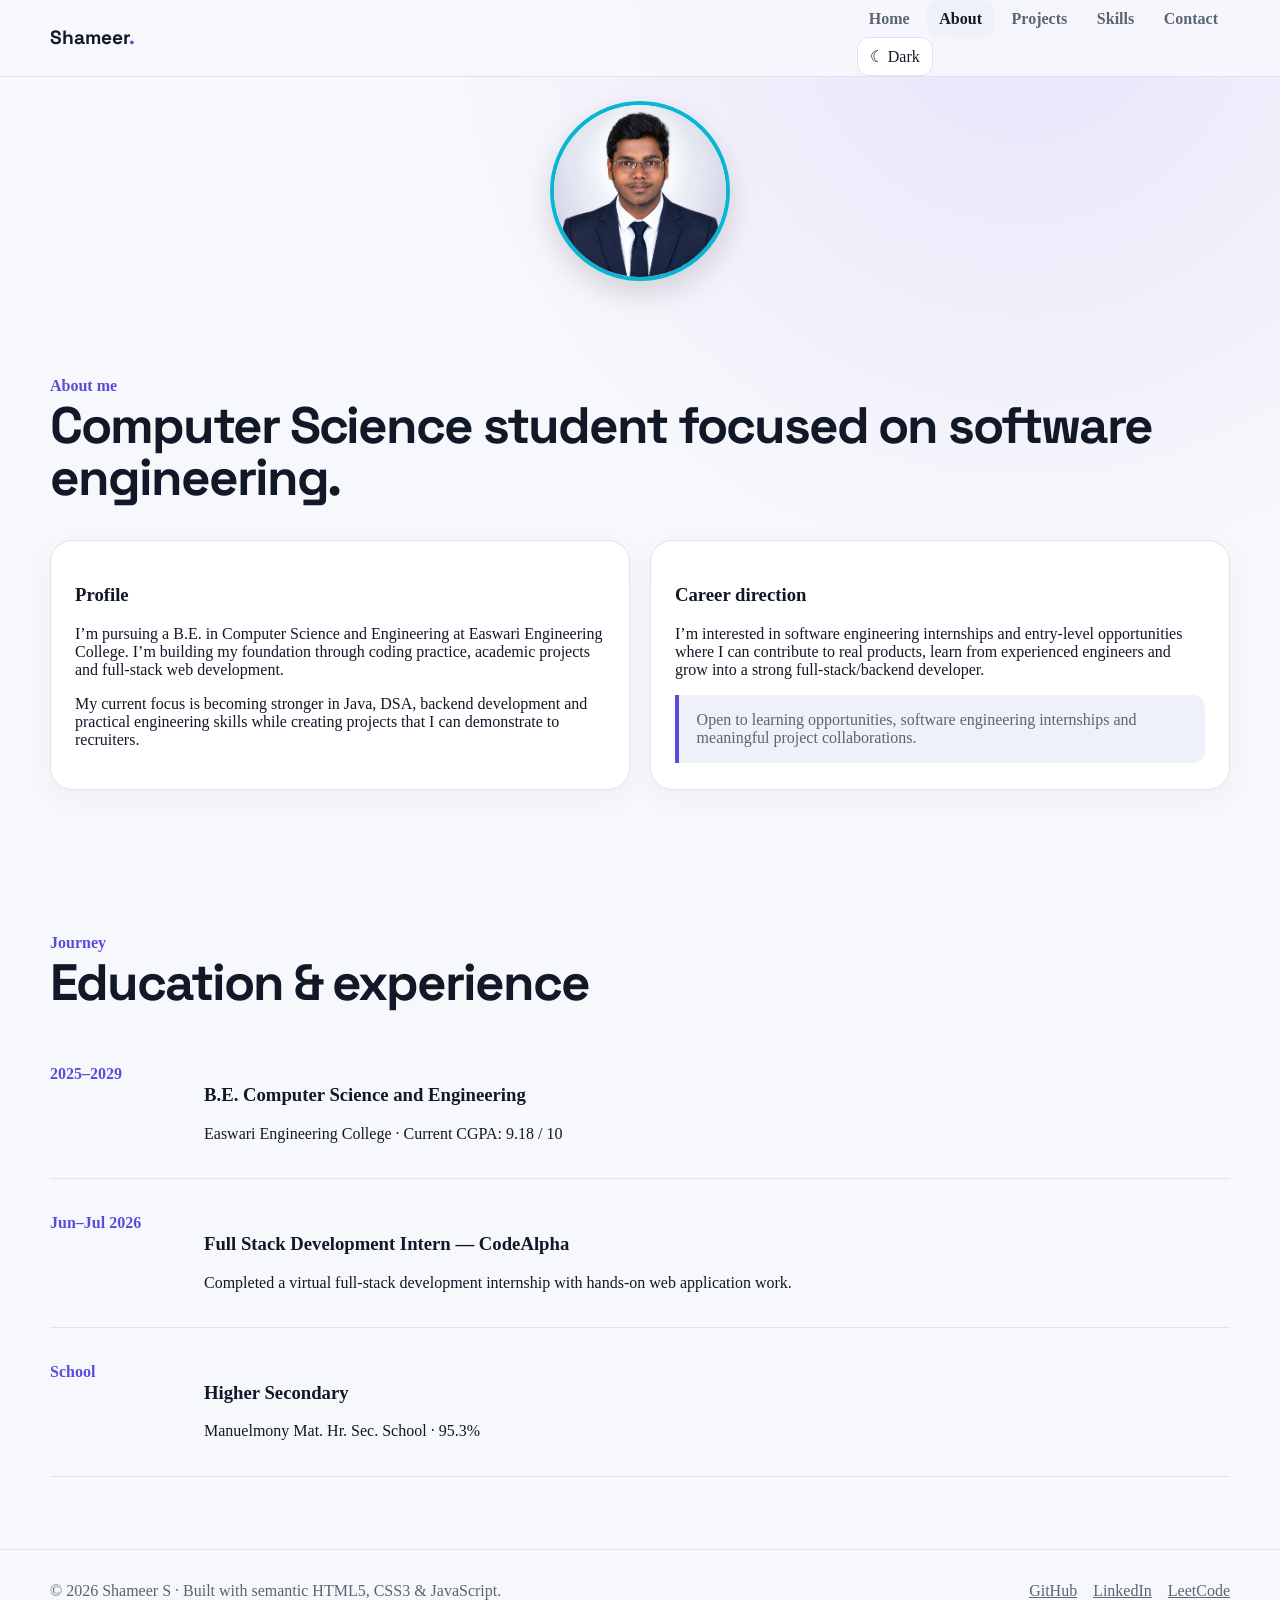
<file: portfolio_final/about.html>
<!doctype html><html lang="en"><head><meta charset="utf-8"><meta name="viewport" content="width=device-width,initial-scale=1"><title>About | Shameer S</title><meta name="description" content="About Shameer S, his education, experience and software engineering interests."><meta name="author" content="Shameer S"><meta name="theme-color" content="#5b4bdb"><link rel="canonical" href="https://shameer-01-sharfu.github.io/my-portfolio/"><meta property="og:title" content="About | Shameer S"><meta property="og:description" content="About Shameer S, his education, experience and software engineering interests."><meta property="og:type" content="website"><link rel="stylesheet" href="assets/style.css"><script type="application/ld+json">{"@context":"https://schema.org","@type":"Person","name":"Shameer S","jobTitle":"Software Engineering Student","url":"https://shameer-01-sharfu.github.io/my-portfolio/","sameAs":["https://github.com/Shameer-01-sharfu","https://linkedin.com/in/shameer-s-189605381","https://leetcode.com/u/Shameer1"]}</script></head><a class="skip" href="#main-content">Skip to content</a><header class="site-header"><div class="container nav"><a class="brand" href="index.html">Shameer<span>.</span></a><div class="nav-actions"><button class="nav-toggle" aria-controls="primary-navigation" aria-expanded="false" aria-label="Open navigation">☰</button><nav id="primary-navigation" aria-label="Primary navigation"><ul class="nav-list"><li><a href="index.html">Home</a></li><li><a href="about.html" aria-current="page">About</a></li><li><a href="projects.html">Projects</a></li><li><a href="skills.html">Skills</a></li><li><a href="contact.html">Contact</a></li></ul></nav><button class="theme-toggle" type="button" data-theme-toggle aria-label="Switch theme">☾ Dark</button></div></div></header><main id="main-content"><div class="profile-photo-wrap"><img src="assets/profile.jpg" alt="Shameer S - Software Engineering Student" class="profile-photo"></div><section><div class="container"><div class="section-head"><div><span class="section-kicker">About me</span><h2>Computer Science student focused on software engineering.</h2></div></div><div class="about-grid"><article class="card"><h3>Profile</h3><p>I’m pursuing a B.E. in Computer Science and Engineering at Easwari Engineering College. I’m building my foundation through coding practice, academic projects and full-stack web development.</p><p>My current focus is becoming stronger in Java, DSA, backend development and practical engineering skills while creating projects that I can demonstrate to recruiters.</p></article><article class="card"><h3>Career direction</h3><p>I’m interested in software engineering internships and entry-level opportunities where I can contribute to real products, learn from experienced engineers and grow into a strong full-stack/backend developer.</p><div class="note">Open to learning opportunities, software engineering internships and meaningful project collaborations.</div></article></div></div></section><section><div class="container"><div class="section-head"><div><span class="section-kicker">Journey</span><h2>Education & experience</h2></div></div><div class="timeline"><article class="timeline-item"><time>2025–2029</time><div><h3>B.E. Computer Science and Engineering</h3><p>Easwari Engineering College · Current CGPA: 9.18 / 10</p></div></article><article class="timeline-item"><time>Jun–Jul 2026</time><div><h3>Full Stack Development Intern — CodeAlpha</h3><p>Completed a virtual full-stack development internship with hands-on web application work.</p></div></article><article class="timeline-item"><time>School</time><div><h3>Higher Secondary</h3><p>Manuelmony Mat. Hr. Sec. School · 95.3%</p></div></article></div></div></section></main><footer class="footer"><div class="container footer-row"><span>© <span data-year>2026</span> Shameer S · Built with semantic HTML5, CSS3 & JavaScript.</span><div class="footer-links"><a href="https://github.com/Shameer-01-sharfu">GitHub</a><a href="https://linkedin.com/in/shameer-s-189605381">LinkedIn</a><a href="https://leetcode.com/u/Shameer1">LeetCode</a></div></div></footer><script src="assets/script.js"></script></body></html>
</file>
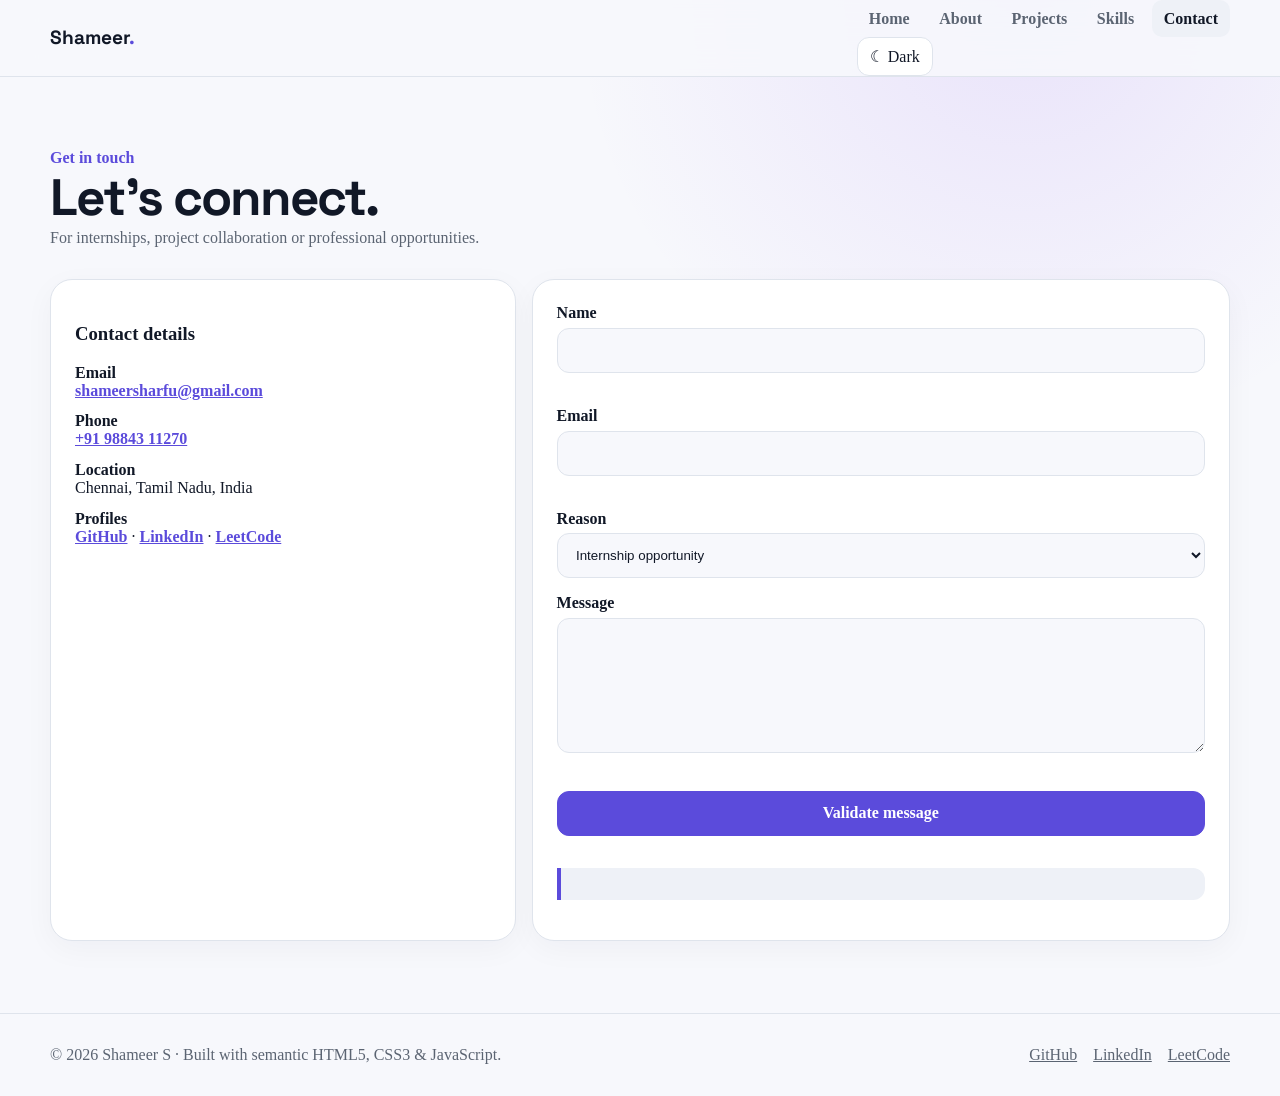
<file: portfolio_final/contact.html>
<!doctype html><html lang="en"><head><meta charset="utf-8"><meta name="viewport" content="width=device-width,initial-scale=1"><title>Contact | Shameer S</title><meta name="description" content="Contact Shameer S for software engineering internships, project collaboration or professional opportunities."><meta name="author" content="Shameer S"><meta name="theme-color" content="#5b4bdb"><link rel="canonical" href="https://shameer-01-sharfu.github.io/my-portfolio/"><meta property="og:title" content="Contact | Shameer S"><meta property="og:description" content="Contact Shameer S for software engineering internships, project collaboration or professional opportunities."><meta property="og:type" content="website"><link rel="stylesheet" href="assets/style.css"><script type="application/ld+json">{"@context":"https://schema.org","@type":"Person","name":"Shameer S","jobTitle":"Software Engineering Student","url":"https://shameer-01-sharfu.github.io/my-portfolio/","sameAs":["https://github.com/Shameer-01-sharfu","https://linkedin.com/in/shameer-s-189605381","https://leetcode.com/u/Shameer1"]}</script></head><a class="skip" href="#main-content">Skip to content</a><header class="site-header"><div class="container nav"><a class="brand" href="index.html">Shameer<span>.</span></a><div class="nav-actions"><button class="nav-toggle" aria-controls="primary-navigation" aria-expanded="false" aria-label="Open navigation">☰</button><nav id="primary-navigation" aria-label="Primary navigation"><ul class="nav-list"><li><a href="index.html">Home</a></li><li><a href="about.html">About</a></li><li><a href="projects.html">Projects</a></li><li><a href="skills.html">Skills</a></li><li><a href="contact.html" aria-current="page">Contact</a></li></ul></nav><button class="theme-toggle" type="button" data-theme-toggle aria-label="Switch theme">☾ Dark</button></div></div></header><main id="main-content"><section><div class="container"><div class="section-head"><div><span class="section-kicker">Get in touch</span><h2>Let’s connect.</h2><p>For internships, project collaboration or professional opportunities.</p></div></div><div class="contact-grid"><aside class="card"><h3>Contact details</h3><ul class="contact-list"><li><strong>Email</strong><br><a href="mailto:shameersharfu@gmail.com">shameersharfu@gmail.com</a></li><li><strong>Phone</strong><br><a href="tel:+919884311270">+91 98843 11270</a></li><li><strong>Location</strong><br>Chennai, Tamil Nadu, India</li><li><strong>Profiles</strong><br><a href="https://github.com/Shameer-01-sharfu">GitHub</a> · <a href="https://linkedin.com/in/shameer-s-189605381">LinkedIn</a> · <a href="https://leetcode.com/u/Shameer1">LeetCode</a></li></ul></aside><div class="card"><form id="contact-form" class="form" novalidate><div class="field"><label for="name">Name</label><input id="name" name="name" type="text" autocomplete="name" required aria-describedby="name-error"><div class="error" id="name-error" aria-live="polite"></div></div><div class="field"><label for="email">Email</label><input id="email" name="email" type="email" autocomplete="email" required aria-describedby="email-error"><div class="error" id="email-error" aria-live="polite"></div></div><div class="field"><label for="reason">Reason</label><select id="reason" name="reason"><option>Internship opportunity</option><option>Project collaboration</option><option>Other</option></select></div><div class="field"><label for="message">Message</label><textarea id="message" name="message" rows="6" minlength="10" required aria-describedby="message-error"></textarea><div class="error" id="message-error" aria-live="polite"></div></div><button class="btn btn-primary" type="submit">Validate message</button><p id="form-status" class="note" role="status" aria-live="polite"></p></form></div></div></div></section></main><footer class="footer"><div class="container footer-row"><span>© <span data-year>2026</span> Shameer S · Built with semantic HTML5, CSS3 & JavaScript.</span><div class="footer-links"><a href="https://github.com/Shameer-01-sharfu">GitHub</a><a href="https://linkedin.com/in/shameer-s-189605381">LinkedIn</a><a href="https://leetcode.com/u/Shameer1">LeetCode</a></div></div></footer><script src="assets/script.js"></script></body></html>
</file>
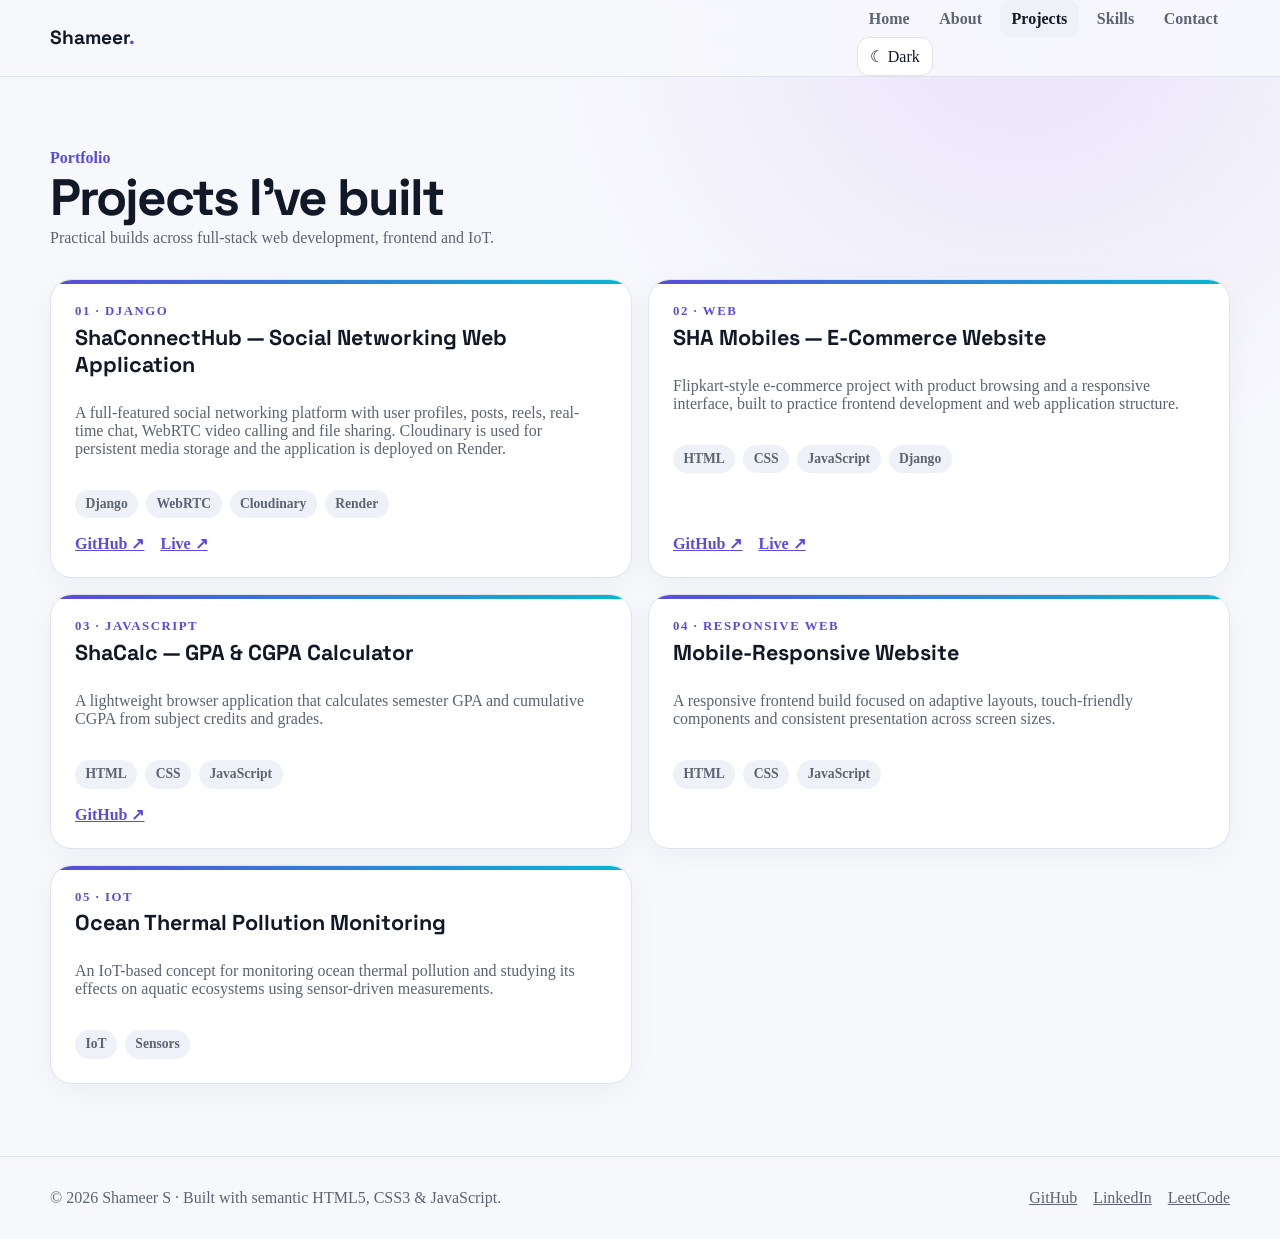
<file: portfolio_final/projects.html>
<!doctype html><html lang="en"><head><meta charset="utf-8"><meta name="viewport" content="width=device-width,initial-scale=1"><title>Projects | Shameer S</title><meta name="description" content="Projects by Shameer S including Django, JavaScript, responsive web, calculator and IoT projects."><meta name="author" content="Shameer S"><meta name="theme-color" content="#5b4bdb"><link rel="canonical" href="https://shameer-01-sharfu.github.io/my-portfolio/"><meta property="og:title" content="Projects | Shameer S"><meta property="og:description" content="Projects by Shameer S including Django, JavaScript, responsive web, calculator and IoT projects."><meta property="og:type" content="website"><link rel="stylesheet" href="assets/style.css"><script type="application/ld+json">{"@context":"https://schema.org","@type":"Person","name":"Shameer S","jobTitle":"Software Engineering Student","url":"https://shameer-01-sharfu.github.io/my-portfolio/","sameAs":["https://github.com/Shameer-01-sharfu","https://linkedin.com/in/shameer-s-189605381","https://leetcode.com/u/Shameer1"]}</script></head><a class="skip" href="#main-content">Skip to content</a><header class="site-header"><div class="container nav"><a class="brand" href="index.html">Shameer<span>.</span></a><div class="nav-actions"><button class="nav-toggle" aria-controls="primary-navigation" aria-expanded="false" aria-label="Open navigation">☰</button><nav id="primary-navigation" aria-label="Primary navigation"><ul class="nav-list"><li><a href="index.html">Home</a></li><li><a href="about.html">About</a></li><li><a href="projects.html" aria-current="page">Projects</a></li><li><a href="skills.html">Skills</a></li><li><a href="contact.html">Contact</a></li></ul></nav><button class="theme-toggle" type="button" data-theme-toggle aria-label="Switch theme">☾ Dark</button></div></div></header><main id="main-content"><section><div class="container"><div class="section-head"><div><span class="section-kicker">Portfolio</span><h2>Projects I’ve built</h2><p>Practical builds across full-stack web development, frontend and IoT.</p></div></div><div class="projects-grid"><article class="card project"><span class="eyebrow">01 · Django</span><h3>ShaConnectHub — Social Networking Web Application</h3><p>A full-featured social networking platform with user profiles, posts, reels, real-time chat, WebRTC video calling and file sharing. Cloudinary is used for persistent media storage and the application is deployed on Render.</p><ul class="chips"><li>Django</li><li>WebRTC</li><li>Cloudinary</li><li>Render</li></ul><div class="links"><a href="https://github.com/Shameer-01-sharfu/ConnectHub">GitHub ↗</a><a href="https://connecthub-ek31.onrender.com">Live ↗</a></div></article><article class="card project"><span class="eyebrow">02 · Web</span><h3>SHA Mobiles — E-Commerce Website</h3><p>Flipkart-style e-commerce project with product browsing and a responsive interface, built to practice frontend development and web application structure.</p><ul class="chips"><li>HTML</li><li>CSS</li><li>JavaScript</li><li>Django</li></ul><div class="links"><a href="https://github.com/Shameer-01-sharfu/sha-sha-mobiles">GitHub ↗</a><a href="https://sha-sha-mobiles.onrender.com">Live ↗</a></div></article><article class="card project"><span class="eyebrow">03 · JavaScript</span><h3>ShaCalc — GPA & CGPA Calculator</h3><p>A lightweight browser application that calculates semester GPA and cumulative CGPA from subject credits and grades.</p><ul class="chips"><li>HTML</li><li>CSS</li><li>JavaScript</li></ul><div class="links"><a href="https://github.com/Shameer-01-sharfu/ShaCalc">GitHub ↗</a></div></article><article class="card project"><span class="eyebrow">04 · Responsive Web</span><h3>Mobile-Responsive Website</h3><p>A responsive frontend build focused on adaptive layouts, touch-friendly components and consistent presentation across screen sizes.</p><ul class="chips"><li>HTML</li><li>CSS</li><li>JavaScript</li></ul></article><article class="card project"><span class="eyebrow">05 · IoT</span><h3>Ocean Thermal Pollution Monitoring</h3><p>An IoT-based concept for monitoring ocean thermal pollution and studying its effects on aquatic ecosystems using sensor-driven measurements.</p><ul class="chips"><li>IoT</li><li>Sensors</li></ul></article></div></div></section></main><footer class="footer"><div class="container footer-row"><span>© <span data-year>2026</span> Shameer S · Built with semantic HTML5, CSS3 & JavaScript.</span><div class="footer-links"><a href="https://github.com/Shameer-01-sharfu">GitHub</a><a href="https://linkedin.com/in/shameer-s-189605381">LinkedIn</a><a href="https://leetcode.com/u/Shameer1">LeetCode</a></div></div></footer><script src="assets/script.js"></script></body></html>
</file>
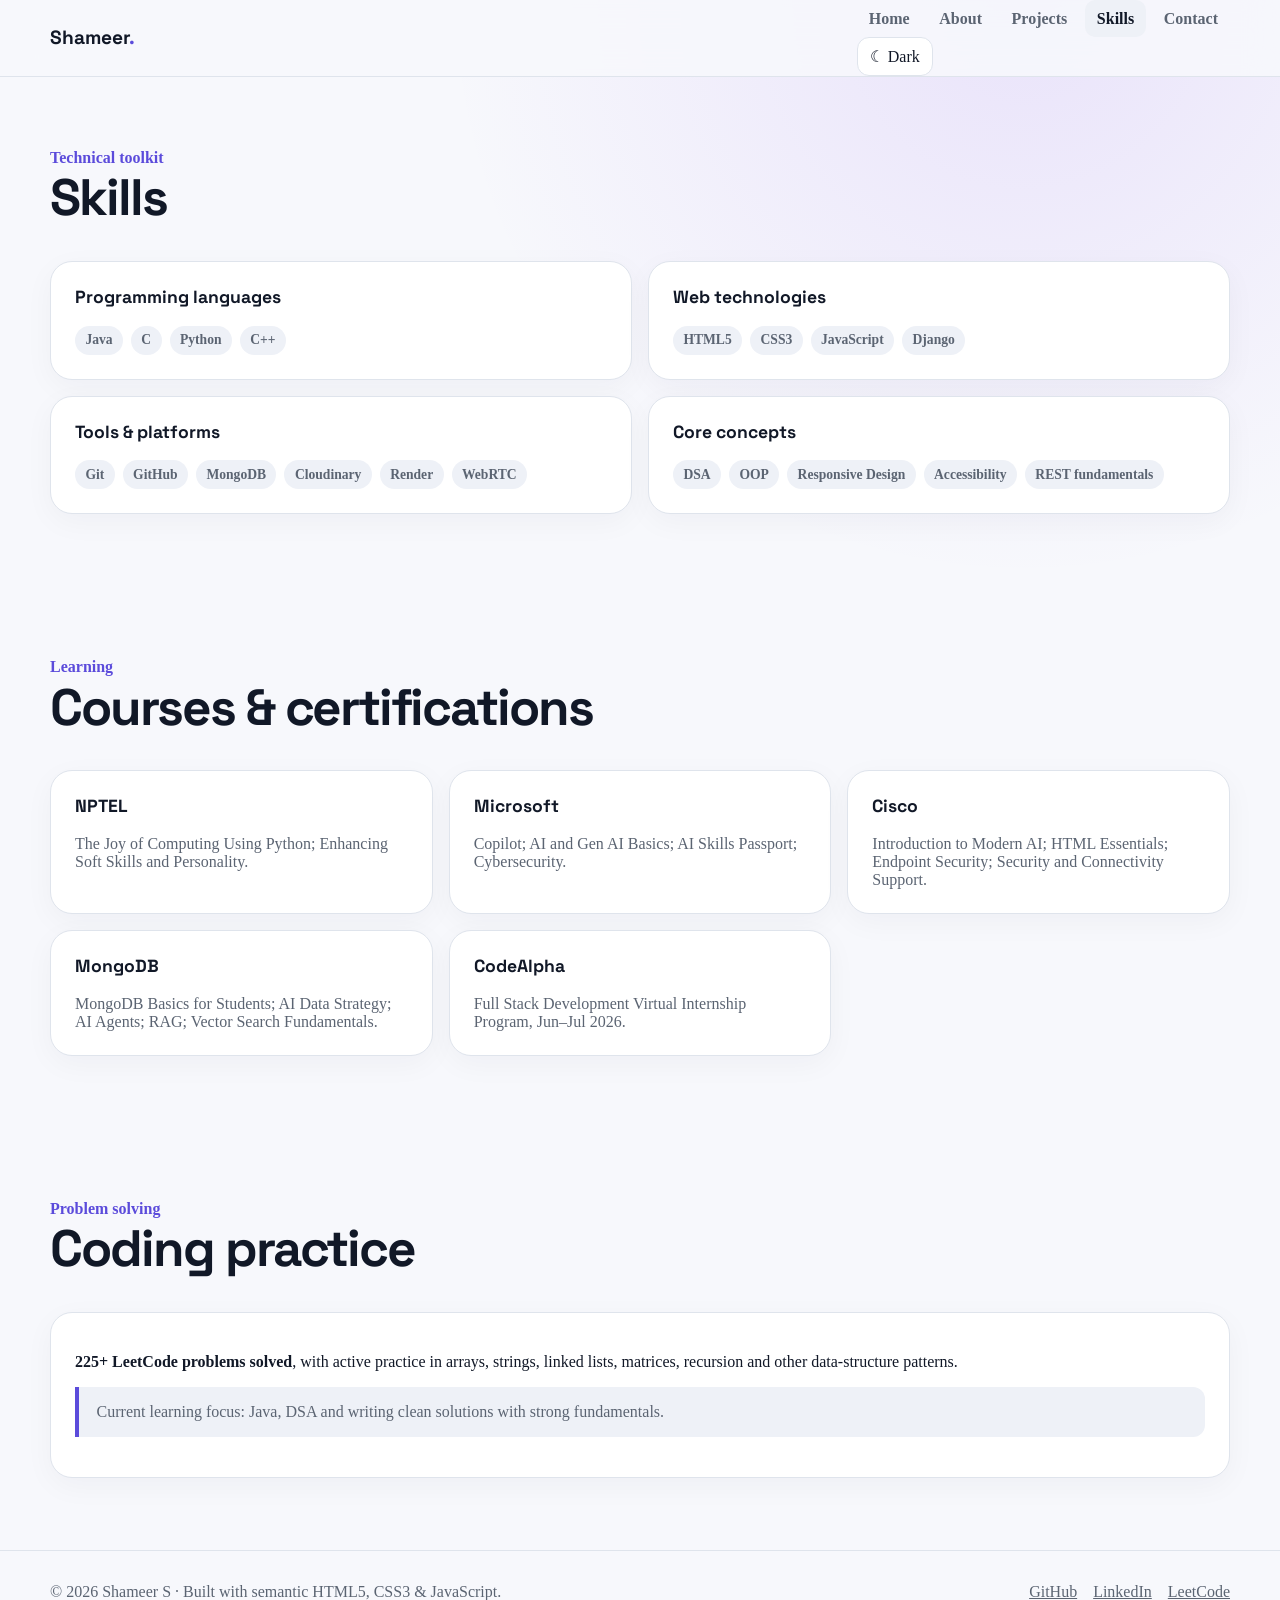
<file: portfolio_final/skills.html>
<!doctype html><html lang="en"><head><meta charset="utf-8"><meta name="viewport" content="width=device-width,initial-scale=1"><title>Skills & Certifications | Shameer S</title><meta name="description" content="Technical skills, tools, certifications and coding achievements of Shameer S."><meta name="author" content="Shameer S"><meta name="theme-color" content="#5b4bdb"><link rel="canonical" href="https://shameer-01-sharfu.github.io/my-portfolio/"><meta property="og:title" content="Skills & Certifications | Shameer S"><meta property="og:description" content="Technical skills, tools, certifications and coding achievements of Shameer S."><meta property="og:type" content="website"><link rel="stylesheet" href="assets/style.css"><script type="application/ld+json">{"@context":"https://schema.org","@type":"Person","name":"Shameer S","jobTitle":"Software Engineering Student","url":"https://shameer-01-sharfu.github.io/my-portfolio/","sameAs":["https://github.com/Shameer-01-sharfu","https://linkedin.com/in/shameer-s-189605381","https://leetcode.com/u/Shameer1"]}</script></head><a class="skip" href="#main-content">Skip to content</a><header class="site-header"><div class="container nav"><a class="brand" href="index.html">Shameer<span>.</span></a><div class="nav-actions"><button class="nav-toggle" aria-controls="primary-navigation" aria-expanded="false" aria-label="Open navigation">☰</button><nav id="primary-navigation" aria-label="Primary navigation"><ul class="nav-list"><li><a href="index.html">Home</a></li><li><a href="about.html">About</a></li><li><a href="projects.html">Projects</a></li><li><a href="skills.html" aria-current="page">Skills</a></li><li><a href="contact.html">Contact</a></li></ul></nav><button class="theme-toggle" type="button" data-theme-toggle aria-label="Switch theme">☾ Dark</button></div></div></header><main id="main-content"><section><div class="container"><div class="section-head"><div><span class="section-kicker">Technical toolkit</span><h2>Skills</h2></div></div><div class="skill-grid"><article class="card skill"><h3>Programming languages</h3><ul class="chips"><li>Java</li><li>C</li><li>Python</li><li>C++</li></ul></article><article class="card skill"><h3>Web technologies</h3><ul class="chips"><li>HTML5</li><li>CSS3</li><li>JavaScript</li><li>Django</li></ul></article><article class="card skill"><h3>Tools & platforms</h3><ul class="chips"><li>Git</li><li>GitHub</li><li>MongoDB</li><li>Cloudinary</li><li>Render</li><li>WebRTC</li></ul></article><article class="card skill"><h3>Core concepts</h3><ul class="chips"><li>DSA</li><li>OOP</li><li>Responsive Design</li><li>Accessibility</li><li>REST fundamentals</li></ul></article></div></div></section><section><div class="container"><div class="section-head"><div><span class="section-kicker">Learning</span><h2>Courses & certifications</h2></div></div><div class="cert-grid"><article class="card cert"><h3>NPTEL</h3><p>The Joy of Computing Using Python; Enhancing Soft Skills and Personality.</p></article><article class="card cert"><h3>Microsoft</h3><p>Copilot; AI and Gen AI Basics; AI Skills Passport; Cybersecurity.</p></article><article class="card cert"><h3>Cisco</h3><p>Introduction to Modern AI; HTML Essentials; Endpoint Security; Security and Connectivity Support.</p></article><article class="card cert"><h3>MongoDB</h3><p>MongoDB Basics for Students; AI Data Strategy; AI Agents; RAG; Vector Search Fundamentals.</p></article><article class="card cert"><h3>CodeAlpha</h3><p>Full Stack Development Virtual Internship Program, Jun–Jul 2026.</p></article></div></div></section><section><div class="container"><div class="section-head"><div><span class="section-kicker">Problem solving</span><h2>Coding practice</h2></div></div><div class="card"><p><strong>225+ LeetCode problems solved</strong>, with active practice in arrays, strings, linked lists, matrices, recursion and other data-structure patterns.</p><p class="note">Current learning focus: Java, DSA and writing clean solutions with strong fundamentals.</p></div></div></section></main><footer class="footer"><div class="container footer-row"><span>© <span data-year>2026</span> Shameer S · Built with semantic HTML5, CSS3 & JavaScript.</span><div class="footer-links"><a href="https://github.com/Shameer-01-sharfu">GitHub</a><a href="https://linkedin.com/in/shameer-s-189605381">LinkedIn</a><a href="https://leetcode.com/u/Shameer1">LeetCode</a></div></div></footer><script src="assets/script.js"></script></body></html>
</file>
<file: assets/style.css>
@import url('https://fonts.googleapis.com/css2?family=Inter:wght@400;500;600;700;800&family=Space+Grotesk:wght@500;600;700&display=swap');
:root{color-scheme:light;--bg:#f7f8fc;--surface:#fff;--surface-2:#eef1f7;--text:#111827;--muted:#5b6472;--line:#dfe4ec;--brand:#5b4bdb;--brand-2:#7c3aed;--accent:#06b6d4;--focus:#f59e0b;--shadow:0 18px 50px rgba(17,24,39,.09);--radius:22px;--max:1180px}
[data-theme=dark]{color-scheme:dark;--bg:#0b1020;--surface:#121a2d;--surface-2:#1a243b;--text:#f4f7fb;--muted:#aab5c7;--line:#2b3852;--brand:#9b8cff;--brand-2:#c084fc;--accent:#22d3ee;--focus:#fbbf24;--shadow:0 18px 55px rgba(0,0,0,.28)}
*{box-sizing:border-box}html{scroll-behavior:smooth}body{margin:0;background:radial-gradient(circle at 80% 0%,rgba(124,58,237,.11),transparent 30%),var(--bg);color:var(--text);font-family:Inter,system-ui,sans-serif;line-height:1.65}body,button,input,textarea{font:inherit}a{color:inherit}img{max-width:100%;display:block}.skip{position:fixed;left:1rem;top:-5rem;padding:.75rem 1rem;background:var(--text);color:var(--bg);z-index:100;border-radius:10px}.skip:focus{top:1rem}.container{width:min(var(--max),calc(100% - 2rem));margin:auto}.site-header{position:sticky;top:0;z-index:50;background:color-mix(in srgb,var(--bg) 86%,transparent);backdrop-filter:blur(16px);border-bottom:1px solid var(--line)}.nav{min-height:72px;display:flex;align-items:center;justify-content:space-between;gap:1rem}.brand{font-family:'Space Grotesk';font-weight:800;text-decoration:none;font-size:1.2rem}.brand span{color:var(--brand)}.nav-toggle{display:none;border:1px solid var(--line);background:var(--surface);color:var(--text);border-radius:12px;padding:.55rem}.nav-list{display:flex;align-items:center;gap:.35rem;list-style:none;padding:0;margin:0}.nav-list a{display:block;text-decoration:none;padding:.6rem .75rem;border-radius:10px;color:var(--muted);font-weight:600}.nav-list a:hover,.nav-list a[aria-current=page]{color:var(--text);background:var(--surface-2)}.theme-toggle{border:1px solid var(--line);background:var(--surface);color:var(--text);border-radius:12px;padding:.55rem .75rem;cursor:pointer}.hero{padding:5.5rem 0 4rem}.hero-grid{display:grid;grid-template-columns:1.35fr .65fr;gap:3rem;align-items:center}.eyebrow{color:var(--brand);font-weight:800;text-transform:uppercase;letter-spacing:.12em;font-size:.8rem}.hero h1{font:800 clamp(3rem,8vw,6.5rem)/.95 'Space Grotesk';margin:.5rem 0 1.2rem;letter-spacing:-.06em}.hero h1 span{background:linear-gradient(90deg,var(--brand),var(--accent));-webkit-background-clip:text;background-clip:text;color:transparent}.lead{font-size:clamp(1.05rem,2vw,1.3rem);color:var(--muted);max-width:65ch}.actions{display:flex;flex-wrap:wrap;gap:.8rem;margin:1.5rem 0}.btn{display:inline-flex;align-items:center;justify-content:center;gap:.45rem;padding:.78rem 1.05rem;border-radius:12px;border:1px solid var(--line);text-decoration:none;font-weight:700;cursor:pointer}.btn-primary{background:var(--brand);border-color:var(--brand);color:#fff}.btn-secondary{background:var(--surface)}.hero-card{background:linear-gradient(145deg,var(--surface),var(--surface-2));border:1px solid var(--line);box-shadow:var(--shadow);padding:1.5rem;border-radius:var(--radius)}.stats{display:grid;grid-template-columns:repeat(2,1fr);gap:.8rem}.stat{padding:1rem;border:1px solid var(--line);border-radius:16px;background:var(--surface)}.stat strong{display:block;font:700 1.5rem 'Space Grotesk'}.stat span{font-size:.82rem;color:var(--muted)}section{padding:4.5rem 0}.section-head{display:flex;justify-content:space-between;gap:1rem;align-items:end;margin-bottom:2rem}.section-kicker{color:var(--brand);font-weight:800}.section-head h2{font:700 clamp(2rem,4vw,3.2rem)/1 'Space Grotesk';margin:.35rem 0;letter-spacing:-.04em}.section-head p{color:var(--muted);margin:0}.about-grid{display:grid;grid-template-columns:1fr 1fr;gap:1.25rem}.card{background:var(--surface);border:1px solid var(--line);border-radius:var(--radius);padding:1.5rem;box-shadow:0 8px 30px rgba(17,24,39,.04)}.grid-2{display:grid;grid-template-columns:repeat(2,1fr);gap:1rem}.skill-grid{display:grid;grid-template-columns:repeat(2,1fr);gap:1rem}.skill h3{font:700 1.1rem 'Space Grotesk';margin-top:0}.chips{display:flex;flex-wrap:wrap;gap:.5rem;list-style:none;padding:0;margin:1rem 0 0}.chips li{padding:.4rem .65rem;border-radius:999px;background:var(--surface-2);color:var(--muted);font-size:.85rem;font-weight:600}.projects-grid{display:grid;grid-template-columns:repeat(2,1fr);gap:1rem}.project{display:flex;flex-direction:column;min-height:100%;position:relative;overflow:hidden}.project::before{content:'';height:4px;background:linear-gradient(90deg,var(--brand),var(--accent));position:absolute;inset:0 0 auto}.project h3{font:700 1.35rem 'Space Grotesk';margin:.3rem 0 .6rem}.project p{color:var(--muted)}.project .links{margin-top:auto;padding-top:1rem;display:flex;gap:1rem}.project .links a{color:var(--brand);font-weight:700}.timeline{display:grid;gap:1rem}.timeline-item{display:grid;grid-template-columns:130px 1fr;gap:1.5rem;padding:1.2rem 0;border-bottom:1px solid var(--line)}.timeline-item time{font-weight:700;color:var(--brand)}.cert-grid{display:grid;grid-template-columns:repeat(3,1fr);gap:1rem}.cert h3{font:700 1.1rem 'Space Grotesk';margin-top:0}.cert p{color:var(--muted);margin-bottom:0}.contact-grid{display:grid;grid-template-columns:.8fr 1.2fr;gap:1rem}.contact-list{list-style:none;padding:0;margin:0;display:grid;gap:.8rem}.contact-list a{color:var(--brand);font-weight:600}.form{display:grid;gap:1rem}.field label{display:block;font-weight:700;margin-bottom:.35rem}.field input,.field textarea,.field select{width:100%;padding:.8rem .9rem;border:1px solid var(--line);border-radius:12px;background:var(--bg);color:var(--text);outline:none}.field input:focus,.field textarea:focus,.field select:focus,.btn:focus,.nav a:focus,.theme-toggle:focus{outline:3px solid color-mix(in srgb,var(--focus) 45%,transparent);outline-offset:2px}.error{color:#dc2626;font-size:.85rem;min-height:1.3em}.footer{border-top:1px solid var(--line);padding:2rem 0;color:var(--muted)}.footer-row{display:flex;justify-content:space-between;gap:1rem;flex-wrap:wrap}.footer-links{display:flex;gap:1rem}.note{border-left:4px solid var(--brand);padding:1rem 1.1rem;background:var(--surface-2);border-radius:0 12px 12px 0;color:var(--muted)}
@media (max-width:850px){.hero-grid,.about-grid,.contact-grid{grid-template-columns:1fr}.projects-grid,.cert-grid{grid-template-columns:1fr 1fr}.hero{padding-top:4rem}.nav-toggle{display:block}.nav-list{position:absolute;left:1rem;right:1rem;top:66px;display:none;flex-direction:column;align-items:stretch;background:var(--surface);border:1px solid var(--line);border-radius:16px;padding:.5rem;box-shadow:var(--shadow)}.nav-list.open{display:flex}.nav-list a{text-align:center}.nav-actions{display:flex;align-items:center;gap:.4rem}}
@media (max-width:600px){.container{width:min(var(--max),calc(100% - 1.2rem))}.hero h1{font-size:clamp(3rem,17vw,5rem)}.stats,.grid-2,.skill-grid,.projects-grid,.cert-grid{grid-template-columns:1fr}.section-head{display:block}.timeline-item{grid-template-columns:1fr;gap:.3rem}.hero-card{padding:1rem}.actions .btn{width:100%}section{padding:3.5rem 0}}
@media (prefers-reduced-motion:reduce){html{scroll-behavior:auto}*,*::before,*::after{transition:none!important;animation:none!important}}
@media print{.site-header,.actions,.theme-toggle,.nav-toggle,.footer-links,.form{display:none!important}body{background:#fff;color:#000}.card{box-shadow:none}}

/* Thiranex internship highlight */
.internship-badge{
  display:inline-flex;
  align-items:center;
  gap:.45rem;
  margin:.75rem 0;
  padding:.5rem .85rem;
  border:1px solid var(--border, #cbd5e1);
  border-radius:999px;
  background:var(--surface, rgba(255,255,255,.08));
  color:var(--text, inherit);
  font-weight:700;
  font-size:.9rem;
}


.profile-photo-wrap{display:flex;justify-content:center;margin:1.5rem auto;position:relative;z-index:1}.profile-photo{width:180px;height:180px;object-fit:cover;border-radius:50%;border:4px solid var(--accent);display:block;box-shadow:0 12px 30px rgba(0,0,0,.15)}
@media (max-width:600px){.profile-photo{width:140px;height:140px}}


/* To-Do List Application */
.todo-toolbar {
    display: flex;
    flex-wrap: wrap;
    gap: .7rem;
    margin-bottom: 1rem;
}

.todo-form {
    display: grid;
    grid-template-columns: 1fr auto;
    gap: .7rem;
    margin-bottom: 1rem;
}

.todo-form input {
    width: 100%;
    padding: .85rem 1rem;
    border: 1px solid var(--line);
    border-radius: 12px;
    background: var(--bg);
    color: var(--text);
    outline: none;
}

.todo-form input:focus {
    outline: 3px solid color-mix(in srgb, var(--focus) 45%, transparent);
    outline-offset: 2px;
}

.filter-btn {
    border: 1px solid var(--line);
    background: var(--surface);
    color: var(--muted);
    border-radius: 999px;
    padding: .55rem .9rem;
    cursor: pointer;
    font-weight: 700;
}

.filter-btn:hover,
.filter-btn.active {
    background: var(--brand);
    border-color: var(--brand);
    color: #fff;
}

.todo-list {
    display: grid;
    gap: .7rem;
    list-style: none;
    padding: 0;
    margin: 1rem 0 0;
}

.todo-item {
    display: grid;
    grid-template-columns: auto 1fr auto;
    align-items: center;
    gap: .75rem;
    padding: .85rem 1rem;
    border: 1px solid var(--line);
    border-radius: 14px;
    background: var(--surface);
}

.todo-item.completed .todo-text {
    text-decoration: line-through;
    color: var(--muted);
}

.todo-check {
    width: 1.1rem;
    height: 1.1rem;
    accent-color: var(--brand);
    cursor: pointer;
}

.todo-text {
    overflow-wrap: anywhere;
}

.todo-actions {
    display: flex;
    gap: .45rem;
}

.todo-action {
    border: 1px solid var(--line);
    background: var(--surface-2);
    color: var(--text);
    border-radius: 9px;
    padding: .4rem .6rem;
    cursor: pointer;
    font-weight: 700;
}

.todo-action:hover {
    background: var(--brand);
    color: #fff;
    border-color: var(--brand);
}

.todo-empty {
    text-align: center;
    color: var(--muted);
    padding: 2rem 1rem;
    border: 1px dashed var(--line);
    border-radius: 14px;
}

.todo-meta {
    display: flex;
    justify-content: space-between;
    gap: 1rem;
    flex-wrap: wrap;
    margin-top: 1rem;
    color: var(--muted);
    font-size: .9rem;
}

.todo-status {
    min-height: 1.5rem;
    color: var(--brand);
    font-weight: 600;
}

@media (max-width: 600px) {
    .todo-form {
        grid-template-columns: 1fr;
    }

    .todo-item {
        grid-template-columns: auto 1fr;
    }

    .todo-actions {
        grid-column: 2;
    }
}

/* Current circular profile presentation */
.hero-grid {
    grid-template-columns: .85fr 1.15fr;
}

.profile-photo-wrap {
    display: flex;
    justify-content: center;
    align-items: center;
    margin: 0 auto;
    position: relative;
    z-index: 1;
}

.profile-photo {
    width: 380px;
    height: 380px;
    max-width: 100%;
    object-fit: cover;
    object-position: center;
    aspect-ratio: 1 / 1;
    border-radius: 50%;
    border: 5px solid var(--accent);
    box-shadow: 0 18px 45px rgba(0, 0, 0, .18);
}

@media (max-width: 850px) {
    .profile-photo {
        width: 320px;
        height: 320px;
    }
}

@media (max-width: 600px) {
    .profile-photo {
        width: 260px;
        height: 260px;
        border-width: 4px;
    }
}
</file>
<file: portfolio_final/assets/style.css>
@import url('https://fonts.googleapis.com/css2?family=Inter:wght@400;500;600;700;800&family=Space+Grotesk:wght@500;600;700&display=swap');
:root{color-scheme:light;--bg:#f7f8fc;--surface:#fff;--surface-2:#eef1f7;--text:#111827;--muted:#5b6472;--line:#dfe4ec;--brand:#5b4bdb;--brand-2:#7c3aed;--accent:#06b6d4;--focus:#f59e0b;--shadow:0 18px 50px rgba(17,24,39,.09);--radius:22px;--max:1180px}
[data-theme=dark]{color-scheme:dark;--bg:#0b1020;--surface:#121a2d;--surface-2:#1a243b;--text:#f4f7fb;--muted:#aab5c7;--line:#2b3852;--brand:#9b8cff;--brand-2:#c084fc;--accent:#22d3ee;--focus:#fbbf24;--shadow:0 18px 55px rgba(0,0,0,.28)}
*{box-sizing:border-box}html{scroll-behavior:smooth}body{margin:0;background:radial-gradient(circle at 80% 0%,rgba(124,58,237,.11),transparent 30%),var(--bg);color:var(--text);font-family:Inter,system-ui,sans-serif;line-height:1.65}body,button,input,textarea{font:inherit}a{color:inherit}img{max-width:100%;display:block}.skip{position:fixed;left:1rem;top:-5rem;padding:.75rem 1rem;background:var(--text);color:var(--bg);z-index:100;border-radius:10px}.skip:focus{top:1rem}.container{width:min(var(--max),calc(100% - 2rem));margin:auto}.site-header{position:sticky;top:0;z-index:50;background:color-mix(in srgb,var(--bg) 86%,transparent);backdrop-filter:blur(16px);border-bottom:1px solid var(--line)}.nav{min-height:72px;display:flex;align-items:center;justify-content:space-between;gap:1rem}.brand{font-family:'Space Grotesk';font-weight:800;text-decoration:none;font-size:1.2rem}.brand span{color:var(--brand)}.nav-toggle{display:none;border:1px solid var(--line);background:var(--surface);color:var(--text);border-radius:12px;padding:.55rem}.nav-list{display:flex;align-items:center;gap:.35rem;list-style:none;padding:0;margin:0}.nav-list a{display:block;text-decoration:none;padding:.6rem .75rem;border-radius:10px;color:var(--muted);font-weight:600}.nav-list a:hover,.nav-list a[aria-current=page]{color:var(--text);background:var(--surface-2)}.theme-toggle{border:1px solid var(--line);background:var(--surface);color:var(--text);border-radius:12px;padding:.55rem .75rem;cursor:pointer}.hero{padding:5.5rem 0 4rem}.hero-grid{display:grid;grid-template-columns:1.35fr .65fr;gap:3rem;align-items:center}.eyebrow{color:var(--brand);font-weight:800;text-transform:uppercase;letter-spacing:.12em;font-size:.8rem}.hero h1{font:800 clamp(3rem,8vw,6.5rem)/.95 'Space Grotesk';margin:.5rem 0 1.2rem;letter-spacing:-.06em}.hero h1 span{background:linear-gradient(90deg,var(--brand),var(--accent));-webkit-background-clip:text;background-clip:text;color:transparent}.lead{font-size:clamp(1.05rem,2vw,1.3rem);color:var(--muted);max-width:65ch}.actions{display:flex;flex-wrap:wrap;gap:.8rem;margin:1.5rem 0}.btn{display:inline-flex;align-items:center;justify-content:center;gap:.45rem;padding:.78rem 1.05rem;border-radius:12px;border:1px solid var(--line);text-decoration:none;font-weight:700;cursor:pointer}.btn-primary{background:var(--brand);border-color:var(--brand);color:#fff}.btn-secondary{background:var(--surface)}.hero-card{background:linear-gradient(145deg,var(--surface),var(--surface-2));border:1px solid var(--line);box-shadow:var(--shadow);padding:1.5rem;border-radius:var(--radius)}.stats{display:grid;grid-template-columns:repeat(2,1fr);gap:.8rem}.stat{padding:1rem;border:1px solid var(--line);border-radius:16px;background:var(--surface)}.stat strong{display:block;font:700 1.5rem 'Space Grotesk'}.stat span{font-size:.82rem;color:var(--muted)}section{padding:4.5rem 0}.section-head{display:flex;justify-content:space-between;gap:1rem;align-items:end;margin-bottom:2rem}.section-kicker{color:var(--brand);font-weight:800}.section-head h2{font:700 clamp(2rem,4vw,3.2rem)/1 'Space Grotesk';margin:.35rem 0;letter-spacing:-.04em}.section-head p{color:var(--muted);margin:0}.about-grid{display:grid;grid-template-columns:1fr 1fr;gap:1.25rem}.card{background:var(--surface);border:1px solid var(--line);border-radius:var(--radius);padding:1.5rem;box-shadow:0 8px 30px rgba(17,24,39,.04)}.grid-2{display:grid;grid-template-columns:repeat(2,1fr);gap:1rem}.skill-grid{display:grid;grid-template-columns:repeat(2,1fr);gap:1rem}.skill h3{font:700 1.1rem 'Space Grotesk';margin-top:0}.chips{display:flex;flex-wrap:wrap;gap:.5rem;list-style:none;padding:0;margin:1rem 0 0}.chips li{padding:.4rem .65rem;border-radius:999px;background:var(--surface-2);color:var(--muted);font-size:.85rem;font-weight:600}.projects-grid{display:grid;grid-template-columns:repeat(2,1fr);gap:1rem}.project{display:flex;flex-direction:column;min-height:100%;position:relative;overflow:hidden}.project::before{content:'';height:4px;background:linear-gradient(90deg,var(--brand),var(--accent));position:absolute;inset:0 0 auto}.project h3{font:700 1.35rem 'Space Grotesk';margin:.3rem 0 .6rem}.project p{color:var(--muted)}.project .links{margin-top:auto;padding-top:1rem;display:flex;gap:1rem}.project .links a{color:var(--brand);font-weight:700}.timeline{display:grid;gap:1rem}.timeline-item{display:grid;grid-template-columns:130px 1fr;gap:1.5rem;padding:1.2rem 0;border-bottom:1px solid var(--line)}.timeline-item time{font-weight:700;color:var(--brand)}.cert-grid{display:grid;grid-template-columns:repeat(3,1fr);gap:1rem}.cert h3{font:700 1.1rem 'Space Grotesk';margin-top:0}.cert p{color:var(--muted);margin-bottom:0}.contact-grid{display:grid;grid-template-columns:.8fr 1.2fr;gap:1rem}.contact-list{list-style:none;padding:0;margin:0;display:grid;gap:.8rem}.contact-list a{color:var(--brand);font-weight:600}.form{display:grid;gap:1rem}.field label{display:block;font-weight:700;margin-bottom:.35rem}.field input,.field textarea,.field select{width:100%;padding:.8rem .9rem;border:1px solid var(--line);border-radius:12px;background:var(--bg);color:var(--text);outline:none}.field input:focus,.field textarea:focus,.field select:focus,.btn:focus,.nav a:focus,.theme-toggle:focus{outline:3px solid color-mix(in srgb,var(--focus) 45%,transparent);outline-offset:2px}.error{color:#dc2626;font-size:.85rem;min-height:1.3em}.footer{border-top:1px solid var(--line);padding:2rem 0;color:var(--muted)}.footer-row{display:flex;justify-content:space-between;gap:1rem;flex-wrap:wrap}.footer-links{display:flex;gap:1rem}.note{border-left:4px solid var(--brand);padding:1rem 1.1rem;background:var(--surface-2);border-radius:0 12px 12px 0;color:var(--muted)}
@media (max-width:850px){.hero-grid,.about-grid,.contact-grid{grid-template-columns:1fr}.projects-grid,.cert-grid{grid-template-columns:1fr 1fr}.hero{padding-top:4rem}.nav-toggle{display:block}.nav-list{position:absolute;left:1rem;right:1rem;top:66px;display:none;flex-direction:column;align-items:stretch;background:var(--surface);border:1px solid var(--line);border-radius:16px;padding:.5rem;box-shadow:var(--shadow)}.nav-list.open{display:flex}.nav-list a{text-align:center}.nav-actions{display:flex;align-items:center;gap:.4rem}}
@media (max-width:600px){.container{width:min(var(--max),calc(100% - 1.2rem))}.hero h1{font-size:clamp(3rem,17vw,5rem)}.stats,.grid-2,.skill-grid,.projects-grid,.cert-grid{grid-template-columns:1fr}.section-head{display:block}.timeline-item{grid-template-columns:1fr;gap:.3rem}.hero-card{padding:1rem}.actions .btn{width:100%}section{padding:3.5rem 0}}
@media (prefers-reduced-motion:reduce){html{scroll-behavior:auto}*,*::before,*::after{transition:none!important;animation:none!important}}
@media print{.site-header,.actions,.theme-toggle,.nav-toggle,.footer-links,.form{display:none!important}body{background:#fff;color:#000}.card{box-shadow:none}}

/* Thiranex internship highlight */
.internship-badge{
  display:inline-flex;
  align-items:center;
  gap:.45rem;
  margin:.75rem 0;
  padding:.5rem .85rem;
  border:1px solid var(--border, #cbd5e1);
  border-radius:999px;
  background:var(--surface, rgba(255,255,255,.08));
  color:var(--text, inherit);
  font-weight:700;
  font-size:.9rem;
}


.profile-photo-wrap{display:flex;justify-content:center;margin:1.5rem auto;position:relative;z-index:1}.profile-photo{width:180px;height:180px;object-fit:cover;border-radius:50%;border:4px solid var(--accent);display:block;box-shadow:0 12px 30px rgba(0,0,0,.15)}
@media (max-width:600px){.profile-photo{width:140px;height:140px}}
</file>
<file: assets/weather.css>
/* Weather Dashboard */
.weather-page .section-head { margin-bottom: 1.5rem; }
.weather-search { display:flex; gap:.75rem; flex-wrap:wrap; margin-bottom:1rem; }
.weather-search input { flex:1 1 260px; min-width:0; }
.weather-status { min-height:1.5rem; margin:.75rem 0 0; }
.weather-status.error { color:#b42318; }
.weather-status.success { color:#087443; }
.weather-location { display:flex; align-items:baseline; justify-content:space-between; gap:1rem; flex-wrap:wrap; }
.weather-location h2 { margin-bottom:.25rem; }
.weather-location p { margin:0; opacity:.78; }
.weather-grid { display:grid; grid-template-columns:repeat(3,minmax(0,1fr)); gap:1rem; margin-top:1.25rem; }
.weather-metric { text-align:center; padding:1.4rem; }
.weather-metric .weather-icon { font-size:2rem; display:block; margin-bottom:.5rem; }
.weather-metric strong { display:block; font-size:clamp(1.8rem,4vw,2.6rem); margin-bottom:.25rem; }
.weather-metric span { opacity:.75; }
.weather-details { display:grid; grid-template-columns:repeat(2,minmax(0,1fr)); gap:1rem; margin-top:1rem; }
.weather-detail { padding:1rem; }
.weather-detail strong { display:block; margin-bottom:.25rem; }
.weather-empty { text-align:center; padding:2rem 1rem; opacity:.75; }
.weather-loading { opacity:.75; }
@media (max-width:700px) { .weather-grid,.weather-details { grid-template-columns:1fr; } }
</file>
